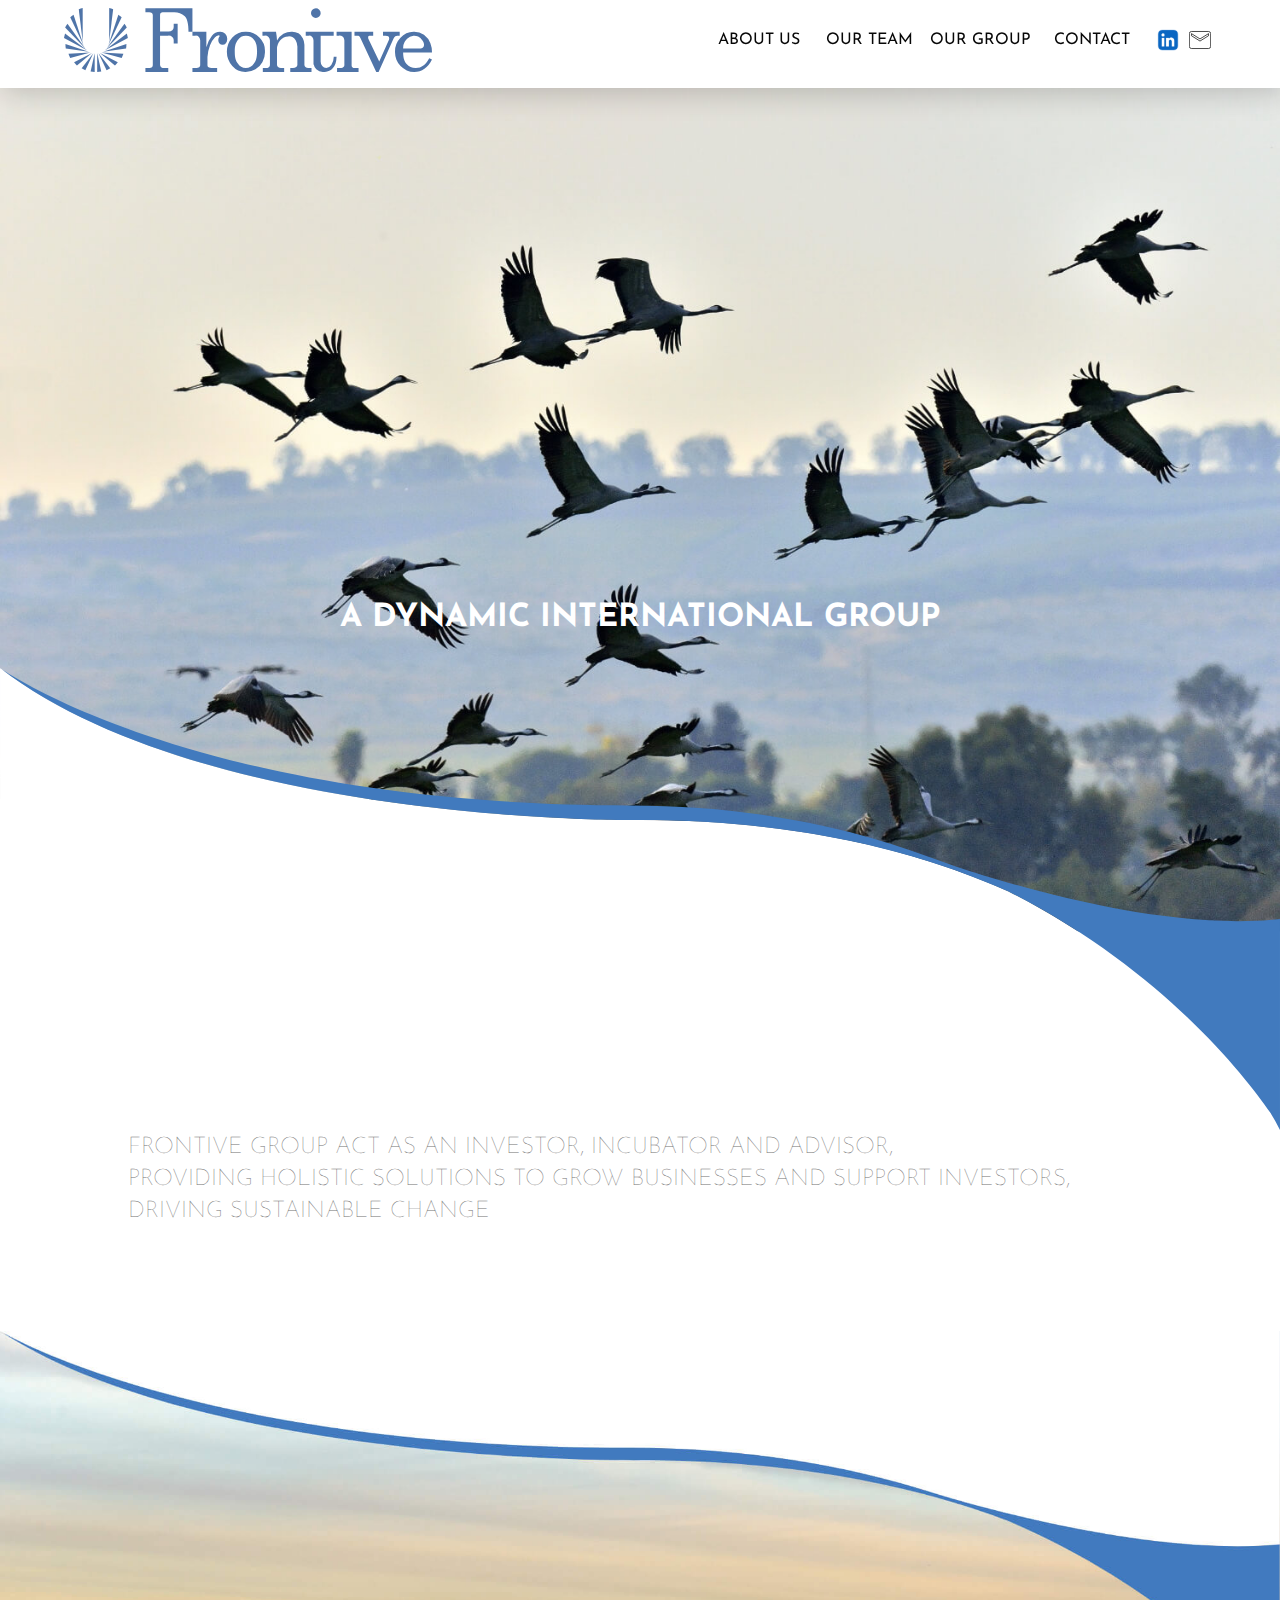
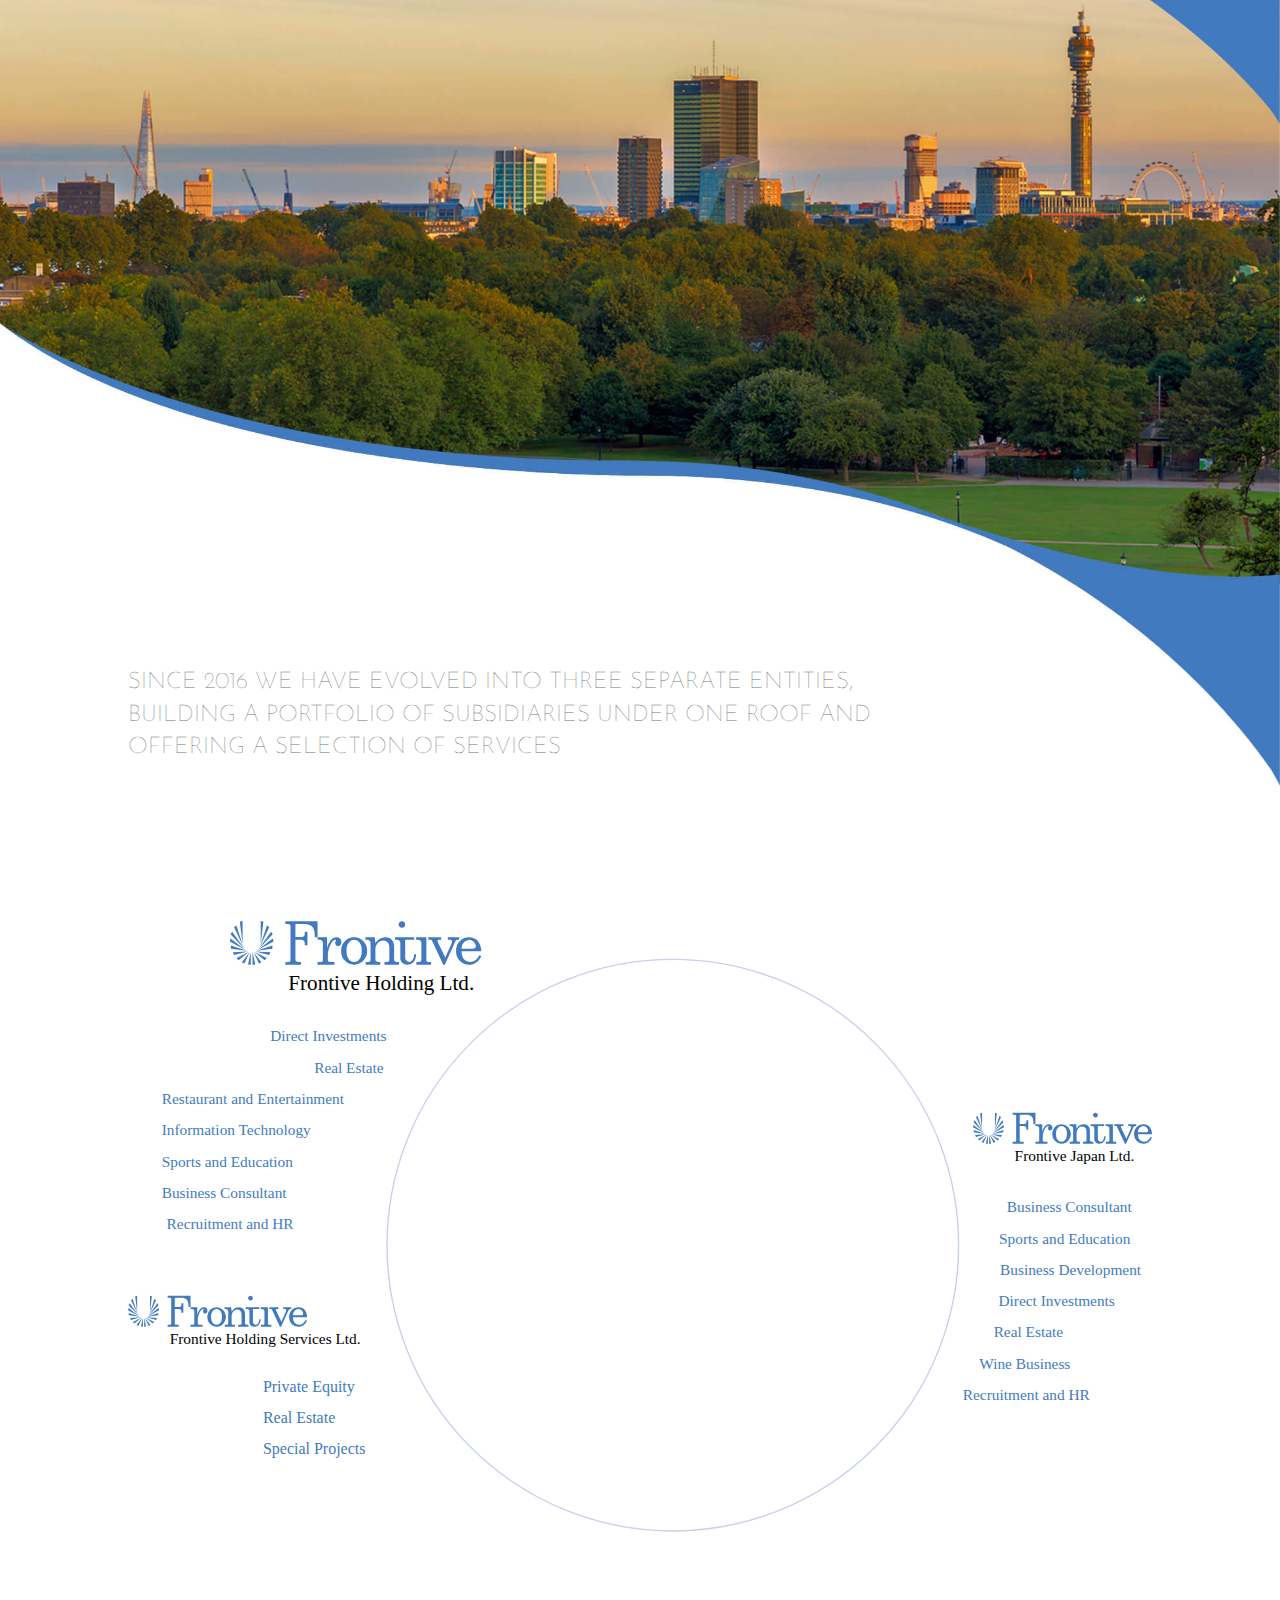
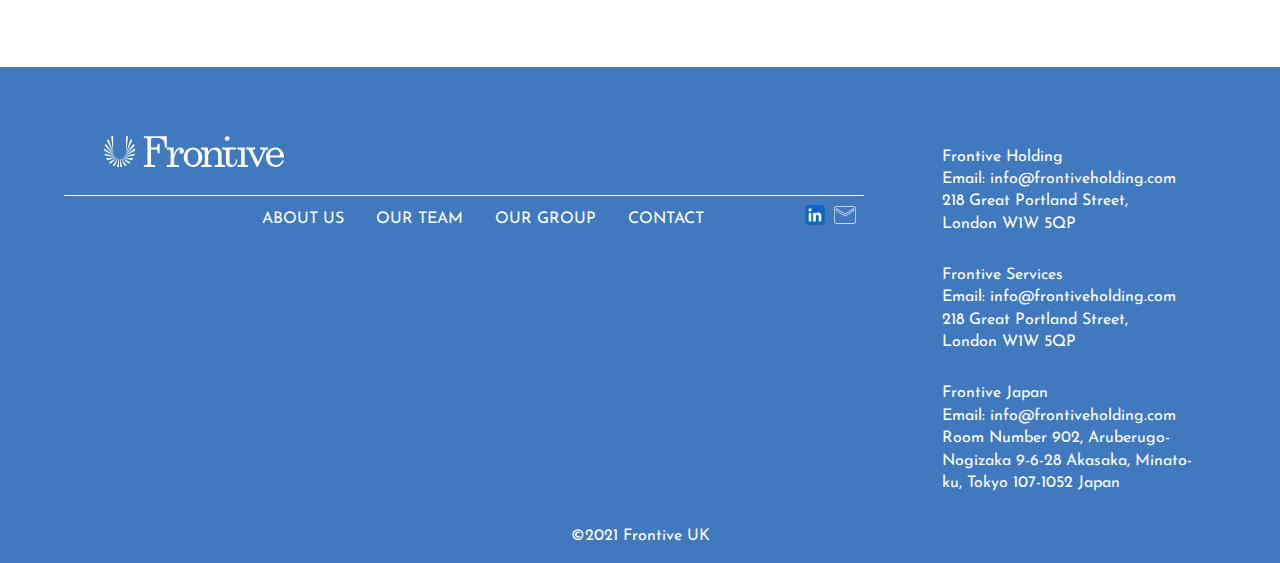
<file: index.html>
<!DOCTYPE html>
<html lang="en">
<head>
    <meta charset="UTF-8">
    <meta http-equiv="X-UA-Compatible" content="IE=edge">
    <meta name="viewport" content="width=device-width, initial-scale=1.0">
    <title>Frontive</title>
    <link rel="stylesheet" href="css/style.css">
</head>
<body>
    <header>
        <div class="header-item">
            <h1><img class="mainLogo" src="images/frontivelogomain.svg" alt="Frontive"></h1>
        <nav>
            <div id="menu">
                <ul class="nav-list">
                    <li class="mn"><a href="./about">ABOUT US</a></li>
                    <li class="mn"><a href="./ourteam">OUR TEAM</a></li>
                    <li class="mn groupMenu">
                        <a href="./ourgroup">OUR GROUP</a>
                        <ul class="groupList">
                            <li><a href="./frontiveholdings">Frontive Holdings</a></li>
                            <li><a href="./frontiveservices">Frontive Services</a></li>
                            <li><a href="./frontivejapan">Frontive Japan</a></li>
                        </ul>
                    </li>
                    <li class="mn"><a href="./contact">CONTACT</a></li>
                    <li class="mn socialIconList"><a href="https://www.linkedin.com/company/frontive-services" target="blank"><img class="socialIcon" src="images/in_logo.png" alt="linkedin"></a> <a href="mailto:info@frontiveholding.com"><img class="socialIcon" src="images/Icon material-mail-1.svg" alt=""></a></li>
                </ul>
            </div>
        </nav>
        <div id="nav_toggle">
            <div>
              <span></span>
              <span></span>
              <span></span>
            </div>
          </div>
    </div>
    </header>
    <main>
        <section class="hero">
            <div class="heroImg">
                <img src="images/img02.jpg" alt="">
            </div>
            <div class="heroText">
                <h1>A DYNAMIC INTERNATIONAL GROUP</h1>
            </div>
            <div class="heroSvg">
                <img src="images/frontivesvg.svg" alt="">
            </div>
        </section>
        <section class="intro">
            <div class="inner">
                <p class="introText">
                    FRONTIVE GROUP ACT AS AN INVESTOR, INCUBATOR AND ADVISOR,<br>
                    PROVIDING HOLISTIC SOLUTIONS TO GROW BUSINESSES AND SUPPORT INVESTORS,<br>
                    DRIVING SUSTAINABLE CHANGE
                </p>
            </div>
            <div class="introImg">
                <img src="images/img04.jpg" alt="">
            </div>
            <div class="inner introText2">
                <p class="introText">
                    SINCE 2016 WE HAVE EVOLVED INTO THREE SEPARATE ENTITIES,<br>
                    BUILDING A PORTFOLIO OF SUBSIDIARIES UNDER ONE ROOF AND<br>
                    OFFERING A SELECTION OF SERVICES
                </p>
            </div>
        </section>
        <section class="group">
            <div class="inner">
                <div class="groupSvg">
                    <svg xmlns="http://www.w3.org/2000/svg" width="1600.15" viewBox="0 0 1600.15 954.264"><defs><style>.a,.b{fill:#427bbf;font-family:GillSans, Gill Sans;}.a{font-size:25px;}.b,.e{font-size:24px;}.c{fill:none;stroke:#c7d1eb;stroke-miterlimit:10;stroke-width:2.126px;}.d{fill:#417abe;}.e,.f{font-family:GillSans-Light, Gill Sans;font-weight:300;}.f{font-size:33px;}</style></defs><g transform="translate(-106.27 -245.27)"><g transform="translate(317.061 958.426)"><text class="a" transform="translate(0 23)"><tspan x="0" y="0">Private Equity </tspan><tspan x="0" y="48">Real Estate </tspan><tspan x="0" y="96">Special Projects</tspan></text></g><text class="b" transform="translate(328.534 433.389)"><tspan x="0" y="0">Direct Investments</tspan></text><text class="b" transform="translate(397.164 482.287)"><tspan x="0" y="0">Real Estate</tspan></text><text class="b" transform="translate(158.897 531.185)"><tspan x="0" y="0">Restaurant and Entertainment</tspan></text><text class="b" transform="translate(158.897 580.083)"><tspan x="0" y="0">Information Technology</tspan></text><text class="b" transform="translate(158.897 628.981)"><tspan x="0" y="0">Sports and Education</tspan></text><text class="b" transform="translate(158.897 677.879)"><tspan x="0" y="0">Business Consultant</tspan></text><text class="b" transform="translate(166.592 726.777)"><tspan x="0" y="0">Recruitment and HR</tspan></text><circle class="c" cx="446.593" cy="446.593" r="446.593" transform="translate(511.042 305.286)"/><g transform="translate(1426.669 544.757)"><g transform="translate(0)"><g transform="translate(61.869 0.231)"><path class="d" d="M704.081,381.006a5.353,5.353,0,0,0-3.963-1.518,7.61,7.61,0,0,0-6.151,3.14,24.181,24.181,0,0,0-4.246,8.7V379.488H679.143V382.5h2.239a3.419,3.419,0,0,1,2.7,1.029,4.651,4.651,0,0,1,.952,3.243v18.272a1.832,1.832,0,0,1-.772,1.467,3.66,3.66,0,0,1-2.316.618h-2.805v3.011H697.93v-3.011h-3.886a4.616,4.616,0,0,1-2.677-.592,2.009,2.009,0,0,1-.8-1.7v-6.022c0-2.368.643-4.993,1.956-8.956a14.2,14.2,0,0,1,3.629-6.022,4.743,4.743,0,0,1,3.037-1.57c.412,0,.618.154.618.489a3.662,3.662,0,0,1-.489,1,4.05,4.05,0,0,0-.515,2.033,3.845,3.845,0,0,0,.9,2.651,3.084,3.084,0,0,0,2.368.978,3.215,3.215,0,0,0,2.5-1.132,4.7,4.7,0,0,0,1-3.191A5.522,5.522,0,0,0,704.081,381.006Zm25.993,2.934a13.633,13.633,0,0,0-10.372-4.452,13.359,13.359,0,0,0-10.243,4.5,16.137,16.137,0,0,0,0,21.592,13.155,13.155,0,0,0,10.088,4.5,14.678,14.678,0,0,0,7.515-2.059,13.866,13.866,0,0,0,5.353-5.61,16.2,16.2,0,0,0-2.342-18.478Zm-4.195,19.791a7.277,7.277,0,0,1-6.2,3.371,7.044,7.044,0,0,1-6.022-3.371c-1.544-2.239-2.342-4.195-2.342-9.059,0-4.761.8-6.666,2.368-8.879a7.114,7.114,0,0,1,6.022-3.32,7.37,7.37,0,0,1,6.228,3.166c1.544,2.11,2.342,3.938,2.342,8.673C728.247,399.407,727.475,401.492,725.879,403.731ZM643.37,361.756v3.011h2.6a3.678,3.678,0,0,1,2.342.566,2.32,2.32,0,0,1,.669,1.853v37.343a2.586,2.586,0,0,1-.643,1.982,3.026,3.026,0,0,1-2.136.618H643.37v3.011h17.372v-3.011h-2.728a4.227,4.227,0,0,1-2.7-.669,2.916,2.916,0,0,1-.772-2.316V382.5h6.1a4.566,4.566,0,0,1,3.243.952,3.492,3.492,0,0,1,1.029,2.7v2.239h3.011V373.517h-3.011v2.239a3.419,3.419,0,0,1-1.029,2.7,4.651,4.651,0,0,1-3.243.952h-6.074V366.9a2.311,2.311,0,0,1,.515-1.621,2.214,2.214,0,0,1,1.673-.54H664.5c3.835,0,6.794,1,8.853,3.037,1.8,1.75,2.805,5.842,2.805,11.658h3.011V361.73h-35.8Zm157.323,44.677a1.932,1.932,0,0,1-.515-1.544V379.462H788.751v3.011h1.75a4.519,4.519,0,0,1,3.011.875c.052.051.1.077.129.1s.052.077.1.1a4.819,4.819,0,0,1,.9,3.191v17.577a2.421,2.421,0,0,1-2.779,2.728h-2.78v3.011h16.368v-3.011H802.6A2.517,2.517,0,0,1,800.693,406.433Zm58.472-6.743c-2.6,4.864-5.791,7.412-10.063,7.412a8.951,8.951,0,0,1-7.155-3.14c-1.621-1.93-2.5-4.041-2.625-8.7h21.927a18.465,18.465,0,0,0-1.209-6.923,13.649,13.649,0,0,0-4.864-6.563,13.016,13.016,0,0,0-7.695-2.291,13.154,13.154,0,0,0-10.191,4.581,15.052,15.052,0,0,0-4.143,11.144,14.763,14.763,0,0,0,14.541,14.9c6.022,0,10.372-3.32,13.563-9.522Zm-19.765-8.8a8.026,8.026,0,0,1,.875-3.268,11.991,11.991,0,0,1,1.107-1.7,13.388,13.388,0,0,1,.978-1.132,7.781,7.781,0,0,1,4.787-2.291,6.963,6.963,0,0,1,3.6.695,10.064,10.064,0,0,1,3.114,2.779,6.615,6.615,0,0,1,.927,1.6,4,4,0,0,1,.232,2.882,2.234,2.234,0,0,1-.875,1.132,3.593,3.593,0,0,1-1.57.618H839.3C839.3,392.227,839.4,390.966,839.4,390.889Zm-4.555-8.416h1.879v-3.011H824.035v3.011h1.956c1.827.026,2.754.335,2.754,2.188a2.916,2.916,0,0,1-.154.926l-7.386,16.6-8.132-16.908a3.273,3.273,0,0,1-.335-1.441c0-.592.206-1.364.824-1.364h3.011v-3.011H802.34v3.011h2.934c.721,0,1.158.875,1.6,1.827l12.044,25.787h1.776l11.221-25.067a5.565,5.565,0,0,1,1.493-2.033A2.938,2.938,0,0,1,834.844,382.473Zm-69.821,23.908a3.078,3.078,0,0,1-.746-2.368v-14.36a10.879,10.879,0,0,0-1.235-5.224,8.426,8.426,0,0,0-3.294-3.783,9.956,9.956,0,0,0-5.1-1.184,12.182,12.182,0,0,0-6.331,1.673,14.841,14.841,0,0,0-4.864,4.993,52.7,52.7,0,0,0-.8-6.666H732.364v3.011h1.57a4.306,4.306,0,0,1,3.063,1,3.88,3.88,0,0,1,1.055,2.985v18.35a2.071,2.071,0,0,1-.823,1.647,3.9,3.9,0,0,1-2.445.643h-2.136v3.011h16.214V407.1h-2.136a3.65,3.65,0,0,1-2.522-.695,3.079,3.079,0,0,1-.772-2.368V393.257a10.184,10.184,0,0,1,2.471-7.18,7.71,7.71,0,0,1,6.151-2.985,6.113,6.113,0,0,1,5.559,2.934c.875,1.364,1.313,2.934,1.313,5.791v12.559a2.482,2.482,0,0,1-.849,2.059,4.879,4.879,0,0,1-3.011.695h-1.544v3.011h16.136v-3.011h-2.162A3.581,3.581,0,0,1,765.023,406.382Zm19.688-1.518a4.869,4.869,0,0,1-3.783,2.213,4.078,4.078,0,0,1-3.063-1.518,5.738,5.738,0,0,1-1.209-3.912v-19.2h9.882v-3.011H765.255v3.011h2.239a3.419,3.419,0,0,1,2.7,1.029,4.652,4.652,0,0,1,.952,3.243v18.272l.154-.8a6.845,6.845,0,0,0,1.982,3.783,8.124,8.124,0,0,0,5.945,2.085,8.423,8.423,0,0,0,6.691-2.96c1.724-1.982,2.651-4.53,2.78-8.622h-2.162C786.358,401.7,785.766,403.5,784.711,404.863Zm-11.736-35.747a3.692,3.692,0,0,0,3.654-3.629,3.581,3.581,0,0,0-1.107-2.625,3.631,3.631,0,1,0-5.121,5.147A3.391,3.391,0,0,0,772.975,369.116Z" transform="translate(-643.37 -361.73)"/></g><path class="d" d="M623.682,363.61a26.923,26.923,0,0,0-2.522,2.007L631.3,386.8Z" transform="translate(-616.45 -358.54)"/><path class="d" d="M626.665,361.64a23.486,23.486,0,0,0-2.985.9l2.985,24.655Z" transform="translate(-612.485 -361.64)"/><path class="d" d="M620.128,369.19c-.309,1.107-.592,2.213-.8,3.371L636.8,381.9Z" transform="translate(-619.33 -349.76)"/><path class="d" d="M621.426,366.31a26.642,26.642,0,0,0-1.776,2.857l15.364,15.853Z" transform="translate(-618.827 -354.291)"/><path class="d" d="M619.74,372.25c.026,1.184.129,2.342.257,3.474l17.475,2.393Z" transform="translate(-618.685 -344.944)"/><path class="d" d="M622.3,381.914a28.825,28.825,0,0,0,2.188,2.471l11.4-9.445Z" transform="translate(-614.657 -340.712)"/><path class="d" d="M624.53,386.462a29.038,29.038,0,0,0,2.805,1.467l6.074-12.919Z" transform="translate(-611.147 -340.601)"/><path class="d" d="M620.65,375.742a34.13,34.13,0,0,0,1.313,3.166l15.364-4.118Z" transform="translate(-617.253 -340.947)"/><path class="d" d="M627.18,388.86a29.866,29.866,0,0,0,3.088.309V375.04Z" transform="translate(-606.977 -340.554)"/><path class="d" d="M640.038,363.61a26.939,26.939,0,0,1,2.522,2.007L632.42,386.8Z" transform="translate(-598.732 -358.54)"/><path class="d" d="M632.68,361.64a23.487,23.487,0,0,1,2.985.9L632.68,387.2Z" transform="translate(-598.323 -361.64)"/><path class="d" d="M648.077,369.19c.309,1.107.592,2.213.8,3.371L631.4,381.9Z" transform="translate(-600.337 -349.76)"/><path class="d" d="M645.489,366.31a26.661,26.661,0,0,1,1.776,2.857L631.9,385.02Z" transform="translate(-599.55 -354.291)"/><path class="d" d="M648.622,372.25c-.026,1.184-.129,2.342-.257,3.474l-17.474,2.393Z" transform="translate(-601.139 -344.944)"/><path class="d" d="M643.528,381.914a28.825,28.825,0,0,1-2.187,2.471l-11.4-9.445Z" transform="translate(-602.634 -340.712)"/><path class="d" d="M638.419,386.462a29.04,29.04,0,0,1-2.805,1.467L629.54,375.01Z" transform="translate(-603.264 -340.601)"/><path class="d" d="M647.067,375.742a34.163,34.163,0,0,1-1.312,3.166L630.39,374.79Z" transform="translate(-601.926 -340.947)"/><path class="d" d="M632.228,388.86a29.864,29.864,0,0,1-3.088.309V375.04Z" transform="translate(-603.893 -340.554)"/></g><g transform="translate(65.088 53.953)"><a href="../Frontive/frontivejapan"><text class="e" transform="translate(0 22)"><tspan x="0" y="0">Frontive Japan Ltd.</tspan></text></a></g></g><g transform="translate(106.27 830.733)"><g transform="translate(61.894 0.206)"><path class="d" d="M191.031,492.116a5.354,5.354,0,0,0-3.963-1.518,7.609,7.609,0,0,0-6.151,3.14,24.178,24.178,0,0,0-4.246,8.7V490.6H166.093v3.011h2.239a3.419,3.419,0,0,1,2.7,1.029,4.651,4.651,0,0,1,.952,3.243v18.272a1.832,1.832,0,0,1-.772,1.467,3.659,3.659,0,0,1-2.316.618h-2.805v3.011H184.88v-3.011h-3.912a4.616,4.616,0,0,1-2.676-.592,2.009,2.009,0,0,1-.8-1.7v-6.022c0-2.368.643-4.993,1.956-8.956a14.2,14.2,0,0,1,3.629-6.022,4.743,4.743,0,0,1,3.037-1.57c.412,0,.618.154.618.489a3.662,3.662,0,0,1-.489,1,4.05,4.05,0,0,0-.515,2.033,3.845,3.845,0,0,0,.9,2.651,3.084,3.084,0,0,0,2.368.978,3.215,3.215,0,0,0,2.5-1.132,4.7,4.7,0,0,0,1-3.191A5.509,5.509,0,0,0,191.031,492.116Zm-60.711-19.25v3.011h2.6a3.679,3.679,0,0,1,2.342.566,2.32,2.32,0,0,1,.669,1.853v37.343a2.586,2.586,0,0,1-.643,1.982,3.027,3.027,0,0,1-2.136.618H130.32v3.011h17.372v-3.011h-2.728a4.227,4.227,0,0,1-2.7-.669,2.916,2.916,0,0,1-.772-2.316V493.609h6.1a4.565,4.565,0,0,1,3.243.952,3.493,3.493,0,0,1,1.029,2.7V499.5h3.011V484.627h-3.011v2.239a3.42,3.42,0,0,1-1.029,2.7,4.651,4.651,0,0,1-3.243.952h-6.074V478.013a2.311,2.311,0,0,1,.515-1.621,2.253,2.253,0,0,1,1.673-.54h7.746c3.835,0,6.794,1,8.853,3.037,1.8,1.75,2.805,5.842,2.805,11.658h3.011V472.84h-35.8ZM217,495.05a13.633,13.633,0,0,0-10.372-4.452,13.359,13.359,0,0,0-10.243,4.5,16.137,16.137,0,0,0,0,21.592,13.155,13.155,0,0,0,10.088,4.5,14.678,14.678,0,0,0,7.515-2.059,13.867,13.867,0,0,0,5.353-5.61A16.2,16.2,0,0,0,217,495.05Zm-4.169,19.791a7.278,7.278,0,0,1-6.2,3.371,7.044,7.044,0,0,1-6.022-3.371c-1.544-2.239-2.342-4.195-2.342-9.059,0-4.761.8-6.666,2.368-8.879a7.114,7.114,0,0,1,6.022-3.32,7.37,7.37,0,0,1,6.228,3.166c1.544,2.11,2.342,3.938,2.342,8.673C215.2,510.543,214.4,512.6,212.829,514.841Zm74.814,2.728a1.932,1.932,0,0,1-.515-1.544V490.6H275.7v3.011h1.75a4.519,4.519,0,0,1,3.011.875c.052.051.1.077.129.1s.052.077.1.1a4.819,4.819,0,0,1,.9,3.191v17.578a2.421,2.421,0,0,1-2.779,2.728h-2.779V521.2H292.4v-3.011h-2.857A2.624,2.624,0,0,1,287.643,517.569Zm-35.7-.052a3.077,3.077,0,0,1-.746-2.368v-14.36a10.878,10.878,0,0,0-1.235-5.224,8.426,8.426,0,0,0-3.294-3.783,9.955,9.955,0,0,0-5.1-1.184,12.181,12.181,0,0,0-6.331,1.673,14.839,14.839,0,0,0-4.864,4.993,52.691,52.691,0,0,0-.8-6.666H219.289v3.011h1.57a4.305,4.305,0,0,1,3.063,1,3.881,3.881,0,0,1,1.055,2.985v18.35a2.071,2.071,0,0,1-.824,1.647,3.9,3.9,0,0,1-2.445.643h-2.136v3.011h16.214v-3.011h-2.136a3.65,3.65,0,0,1-2.522-.695,3.08,3.08,0,0,1-.772-2.368V504.392a10.184,10.184,0,0,1,2.471-7.18,7.709,7.709,0,0,1,6.151-2.985,6.112,6.112,0,0,1,5.559,2.934c.875,1.364,1.313,2.934,1.313,5.791V515.51a2.482,2.482,0,0,1-.849,2.059,4.879,4.879,0,0,1-3.011.695h-1.544v3.011H256.58v-3.011h-2.162A3.971,3.971,0,0,1,251.947,517.517Zm69.821-23.908h1.879V490.6H310.959v3.011h1.956c1.827.026,2.754.334,2.754,2.188a2.916,2.916,0,0,1-.154.927l-7.386,16.6L300,496.414a3.675,3.675,0,0,1-.335-1.441c0-.592.206-1.364.824-1.364H303.5V490.6H289.264v3.011H292.2c.721,0,1.158.875,1.6,1.827l12.044,25.787h1.776l11.221-25.067a5.566,5.566,0,0,1,1.493-2.033A2.509,2.509,0,0,1,321.768,493.609ZM346.114,510.8c-2.6,4.864-5.791,7.412-10.063,7.412a8.951,8.951,0,0,1-7.155-3.14c-1.621-1.93-2.5-4.041-2.625-8.7H348.2a18.463,18.463,0,0,0-1.21-6.923,13.65,13.65,0,0,0-4.864-6.563,13.016,13.016,0,0,0-7.7-2.29,13.154,13.154,0,0,0-10.191,4.581,15.052,15.052,0,0,0-4.143,11.144,14.763,14.763,0,0,0,14.541,14.9c6.022,0,10.372-3.32,13.563-9.522ZM326.349,502a8.027,8.027,0,0,1,.875-3.268,12,12,0,0,1,1.107-1.7,13.388,13.388,0,0,1,.978-1.132,7.781,7.781,0,0,1,4.787-2.291,6.963,6.963,0,0,1,3.6.695,10.061,10.061,0,0,1,3.114,2.779,6.621,6.621,0,0,1,.927,1.6,3.994,3.994,0,0,1,.232,2.882,2.234,2.234,0,0,1-.875,1.132,3.593,3.593,0,0,1-1.57.618h-13.28C326.246,503.363,326.349,502.1,326.349,502Zm-54.688,14a4.869,4.869,0,0,1-3.783,2.213,4.078,4.078,0,0,1-3.063-1.518,5.739,5.739,0,0,1-1.21-3.912v-19.2h9.908v-3.011H252.23v3.011h2.239a3.419,3.419,0,0,1,2.7,1.029,4.651,4.651,0,0,1,.952,3.243v18.272l.154-.8a6.845,6.845,0,0,0,1.982,3.783A8.124,8.124,0,0,0,266.2,521.2a8.423,8.423,0,0,0,6.691-2.96c1.724-1.982,2.651-4.53,2.779-8.622h-2.188C273.308,512.808,272.69,514.609,271.661,516Zm-11.736-35.773a3.692,3.692,0,0,0,3.654-3.629,3.582,3.582,0,0,0-1.107-2.625,3.631,3.631,0,1,0-5.121,5.147A3.39,3.39,0,0,0,259.925,480.226Z" transform="translate(-130.32 -472.84)"/></g><path class="d" d="M110.632,474.73a26.962,26.962,0,0,0-2.522,2.007l10.14,21.181Z" transform="translate(-103.375 -469.66)"/><path class="d" d="M113.615,472.76a23.526,23.526,0,0,0-2.985.9l2.985,24.655Z" transform="translate(-99.409 -472.76)"/><path class="d" d="M107.068,480.3c-.309,1.107-.592,2.213-.8,3.371l17.475,9.342Z" transform="translate(-106.27 -460.895)"/><path class="d" d="M108.376,477.42a26.631,26.631,0,0,0-1.776,2.857l15.364,15.853Z" transform="translate(-105.751 -465.427)"/><path class="d" d="M106.69,483.36c.026,1.184.129,2.342.257,3.474l17.475,2.393Z" transform="translate(-105.609 -456.08)"/><path class="d" d="M109.25,493.024a28.826,28.826,0,0,0,2.188,2.471l11.4-9.445Z" transform="translate(-101.581 -451.847)"/><path class="d" d="M111.48,497.572a29.056,29.056,0,0,0,2.805,1.467l6.074-12.919Z" transform="translate(-98.072 -451.737)"/><path class="d" d="M107.59,486.852a34.12,34.12,0,0,0,1.313,3.166l15.364-4.118Z" transform="translate(-104.193 -452.083)"/><path class="d" d="M114.13,499.97a29.849,29.849,0,0,0,3.088.309V486.15Z" transform="translate(-93.902 -451.69)"/><path class="d" d="M126.978,474.73a26.962,26.962,0,0,1,2.522,2.007l-10.14,21.181Z" transform="translate(-85.672 -469.66)"/><path class="d" d="M119.62,472.76a23.526,23.526,0,0,1,2.985.9l-2.985,24.655Z" transform="translate(-85.263 -472.76)"/><path class="d" d="M135.027,480.3c.309,1.107.592,2.213.8,3.371l-17.475,9.342Z" transform="translate(-87.261 -460.895)"/><path class="d" d="M132.428,477.42a26.631,26.631,0,0,1,1.776,2.857L118.84,496.13Z" transform="translate(-86.49 -465.427)"/><path class="d" d="M135.562,483.36c-.026,1.184-.129,2.342-.257,3.474l-17.475,2.393Z" transform="translate(-88.079 -456.08)"/><path class="d" d="M130.468,493.024a28.826,28.826,0,0,1-2.188,2.471l-11.4-9.445Z" transform="translate(-89.574 -451.847)"/><path class="d" d="M125.369,497.572a29.06,29.06,0,0,1-2.805,1.467L116.49,486.12Z" transform="translate(-90.188 -451.737)"/><path class="d" d="M134.017,486.852a34.128,34.128,0,0,1-1.313,3.166L117.34,485.9Z" transform="translate(-88.851 -452.083)"/><path class="d" d="M119.168,499.97a29.849,29.849,0,0,1-3.088.309V486.15Z" transform="translate(-90.833 -451.69)"/><g transform="translate(65.104 53.937)"><a href="../Frontive/frontiveservices"><text class="e" transform="translate(0 22)"><tspan x="0" y="0">Frontive Holding Services Ltd.</tspan></text></a></g></g><g transform="translate(265.343 245.27)"><g transform="translate(86.935 0.335)"><path class="d" d="M323.642,276.566a19.294,19.294,0,0,0-14.592-6.28,18.753,18.753,0,0,0-14.361,6.331c-3.886,4.221-5.842,8.441-5.842,15.21,0,6.743,1.93,10.938,5.816,15.158a18.48,18.48,0,0,0,14.155,6.331,20.249,20.249,0,0,0,10.526-2.882,19.813,19.813,0,0,0,7.541-7.875,20.444,20.444,0,0,0,2.651-10.758C329.535,284.982,327.554,280.761,323.642,276.566Zm-5.893,27.82a10.165,10.165,0,0,1-8.7,4.735,9.91,9.91,0,0,1-8.467-4.735c-2.188-3.166-3.294-5.893-3.294-12.714,0-6.717,1.107-9.368,3.32-12.456a9.97,9.97,0,0,1,8.441-4.658,10.346,10.346,0,0,1,8.75,4.452c2.188,2.96,3.294,5.533,3.294,12.173C321.094,298.313,319.961,301.221,317.748,304.386ZM201.86,245.426v4.221h3.654a5.335,5.335,0,0,1,3.294.772,3.255,3.255,0,0,1,.952,2.625v52.424a3.715,3.715,0,0,1-.9,2.779,4.3,4.3,0,0,1-3.011.849H201.86v4.221h24.4V309.1H222.4a5.8,5.8,0,0,1-3.809-.952,4.012,4.012,0,0,1-1.107-3.243V274.507h8.544c2.085,0,3.6.438,4.555,1.338a4.946,4.946,0,0,1,1.441,3.809v3.166h4.221V261.9h-4.221v3.165a4.946,4.946,0,0,1-1.441,3.809,6.64,6.64,0,0,1-4.555,1.338h-8.57V252.657a2.663,2.663,0,0,1,3.088-3.011H231.43q8.068,0,12.456,4.272c2.548,2.445,3.938,8.235,3.938,16.394h4.221V245.426H201.86Zm85.263,27.023a7.466,7.466,0,0,0-5.585-2.136,10.6,10.6,0,0,0-8.621,4.4,33.517,33.517,0,0,0-5.971,12.224V270.312H252.07v4.221h3.165a4.947,4.947,0,0,1,3.809,1.441,6.669,6.669,0,0,1,1.338,4.581v25.659a2.47,2.47,0,0,1-1.107,2.033,5.326,5.326,0,0,1-3.268.849H252.07v4.221h26.4V309.1h-5.456a6.485,6.485,0,0,1-3.757-.824,2.757,2.757,0,0,1-1.107-2.393v-8.441c0-3.346.927-7,2.754-12.585a19.545,19.545,0,0,1,5.1-8.441c1.6-1.467,3.011-2.213,4.272-2.213.592,0,.875.232.875.695a5.43,5.43,0,0,1-.695,1.415,5.77,5.77,0,0,0-.746,2.857,5.288,5.288,0,0,0,1.261,3.732,4.294,4.294,0,0,0,3.32,1.39,4.549,4.549,0,0,0,3.526-1.6,6.7,6.7,0,0,0,1.415-4.5A7.837,7.837,0,0,0,287.123,272.448Zm85.6,35.67a4.464,4.464,0,0,1-1.055-3.32V284.647a15.322,15.322,0,0,0-1.75-7.36,11.676,11.676,0,0,0-4.632-5.3,14.215,14.215,0,0,0-7.155-1.673,16.826,16.826,0,0,0-8.879,2.342,20.552,20.552,0,0,0-6.82,7.026,71.679,71.679,0,0,0-1.107-9.368H326.859v4.221h2.213a5.972,5.972,0,0,1,4.3,1.415,5.472,5.472,0,0,1,1.493,4.169v25.762a2.805,2.805,0,0,1-1.158,2.291,5.426,5.426,0,0,1-3.423.926H327.3v4.221h22.776V309.1h-2.985a5.278,5.278,0,0,1-3.552-.978,4.363,4.363,0,0,1-1.081-3.32V289.64a14.3,14.3,0,0,1,3.474-10.088,10.815,10.815,0,0,1,8.647-4.169,8.542,8.542,0,0,1,7.8,4.143c1.235,1.93,1.827,4.118,1.827,8.133v17.629a3.464,3.464,0,0,1-1.184,2.882c-.8.643-2.213.978-4.221.978h-2.162v4.221h22.673v-4.221h-3.037A5.357,5.357,0,0,1,372.72,308.118ZM504.976,298.7c-3.655,6.82-8.133,10.423-14.155,10.423a12.713,12.713,0,0,1-10.063-4.4c-2.291-2.7-3.526-5.662-3.68-12.225h30.806a25.574,25.574,0,0,0-1.7-9.728,19.382,19.382,0,0,0-6.846-9.239,18.288,18.288,0,0,0-10.783-3.217,18.547,18.547,0,0,0-14.309,6.46c-3.86,4.3-5.816,8.647-5.816,15.647a20.739,20.739,0,0,0,20.434,20.949c8.441,0,14.592-4.658,19.044-13.357Zm-27.769-12.353a10.959,10.959,0,0,1,1.235-4.581,18.056,18.056,0,0,1,1.544-2.393,13.186,13.186,0,0,1,1.39-1.57,11.029,11.029,0,0,1,6.743-3.217,9.9,9.9,0,0,1,5.07.978,13.829,13.829,0,0,1,4.375,3.912,9.3,9.3,0,0,1,1.313,2.239,5.84,5.84,0,0,1,.335,4.066,3.048,3.048,0,0,1-1.235,1.6,5.009,5.009,0,0,1-2.213.875H477.13C477.078,288.224,477.207,286.449,477.207,286.346ZM470.8,274.533h2.651v-4.221H455.64v4.221h2.728c2.574.051,3.86.463,3.86,3.063a3.778,3.778,0,0,1-.232,1.287l-10.372,23.342-11.4-23.754a4.78,4.78,0,0,1-.463-2.033c0-.824.283-1.9,1.184-1.9h4.221v-4.221h-20v4.221h4.118c1.029,0,1.621,1.235,2.239,2.574l16.934,36.236h2.471l15.75-35.206a7.674,7.674,0,0,1,2.085-2.857A3.438,3.438,0,0,1,470.8,274.533ZM422.827,308.2a2.779,2.779,0,0,1-.746-2.162V270.312H406.022v4.221h2.471a6.428,6.428,0,0,1,4.246,1.235c.051.051.129.1.18.154s.077.1.129.154a6.787,6.787,0,0,1,1.261,4.478v24.706a3.977,3.977,0,0,1-.952,2.882,3.876,3.876,0,0,1-2.96.978h-3.912v4.221h22.982v-4.221h-4.015A4.173,4.173,0,0,1,422.827,308.2Zm-22.442-2.213c-1.467,1.93-3.243,3.114-5.327,3.114a5.784,5.784,0,0,1-4.324-2.136,7.946,7.946,0,0,1-1.7-5.482V274.533h13.923v-4.221H373.08v4.221h3.166a4.946,4.946,0,0,1,3.809,1.441,6.669,6.669,0,0,1,1.338,4.581v25.659l.206-1.132a9.6,9.6,0,0,0,2.805,5.327c2.007,1.956,4.787,2.908,8.338,2.908a11.9,11.9,0,0,0,9.419-4.169c2.419-2.779,3.706-6.382,3.912-12.1h-3.114C402.7,301.5,401.853,304.052,400.386,305.982Zm-16.5-50.236a5.174,5.174,0,0,0-.051-10.346,4.867,4.867,0,0,0-3.577,1.57,4.993,4.993,0,0,0-1.57,3.629,4.91,4.91,0,0,0,1.544,3.6A5.023,5.023,0,0,0,383.889,255.746Z" transform="translate(-201.86 -245.4)"/></g><path class="d" d="M174.212,248.04a41.473,41.473,0,0,0-3.552,2.805L184.892,280.6Z" transform="translate(-164.02 -240.911)"/><path class="d" d="M178.395,245.27a37.619,37.619,0,0,0-4.195,1.261l4.195,34.64Z" transform="translate(-158.45 -245.27)"/><path class="d" d="M169.212,255.87c-.437,1.544-.824,3.114-1.132,4.735l24.552,13.125Z" transform="translate(-168.08 -228.59)"/><path class="d" d="M171.036,251.83a45.561,45.561,0,0,0-2.5,4.015l21.592,22.287Z" transform="translate(-167.356 -234.947)"/><path class="d" d="M168.67,260.16c.051,1.647.18,3.268.36,4.864l24.552,3.371Z" transform="translate(-167.152 -221.839)"/><path class="d" d="M172.26,273.745c.978,1.21,2.007,2.368,3.063,3.449l16.033-13.254Z" transform="translate(-161.502 -215.891)"/><path class="d" d="M175.39,280.125a40.979,40.979,0,0,0,3.938,2.059l8.519-18.144Z" transform="translate(-156.577 -215.734)"/><path class="d" d="M169.94,265.084c.54,1.518,1.158,3.011,1.827,4.427l21.592-5.791Z" transform="translate(-165.153 -216.238)"/><path class="d" d="M179.12,283.511a34.16,34.16,0,0,0,4.324.412V264.08Z" transform="translate(-150.708 -215.671)"/><path class="d" d="M197.16,248.04a41.473,41.473,0,0,1,3.552,2.805L186.48,280.6Z" transform="translate(-139.126 -240.911)"/><path class="d" d="M186.83,245.27a37.617,37.617,0,0,1,4.195,1.261l-4.195,34.64Z" transform="translate(-138.575 -245.27)"/><path class="d" d="M208.47,255.87c.438,1.544.824,3.114,1.132,4.735L185.05,273.731Z" transform="translate(-141.376 -228.59)"/><path class="d" d="M204.826,251.83a45.561,45.561,0,0,1,2.5,4.015L185.73,278.132Z" transform="translate(-140.306 -234.947)"/><path class="d" d="M209.232,260.16c-.051,1.647-.18,3.268-.36,4.864L184.32,268.4Z" transform="translate(-142.525 -221.839)"/><path class="d" d="M202.076,273.745a43.681,43.681,0,0,1-3.063,3.449L182.98,263.94Z" transform="translate(-144.634 -215.891)"/><path class="d" d="M194.886,280.125a40.986,40.986,0,0,1-3.938,2.059L182.43,264.04Z" transform="translate(-145.499 -215.734)"/><path class="d" d="M207.05,265.084c-.54,1.518-1.158,3.011-1.827,4.427L183.63,263.72Z" transform="translate(-143.611 -216.238)"/><path class="d" d="M186.194,283.511a34.161,34.161,0,0,1-4.324.412V264.08Z" transform="translate(-146.38 -215.671)"/><g transform="translate(91.449 77.434)"><a href="../Frontive/frontiveholdings"><text class="f" transform="translate(0 30)"><tspan x="0" y="0">Frontive Holding Ltd.</tspan></text></a></g></g><g transform="translate(1410.818 678.359)"><g transform="translate(0)"><text class="b" transform="translate(68.799 22)"><tspan x="0" y="0">Business Consultant </tspan></text><text class="b" transform="translate(56.673 70.898)"><tspan x="0" y="0">Sports and Education </tspan></text><text class="b" transform="translate(58.14 119.796)"><tspan x="0" y="0">Business Development</tspan></text><text class="b" transform="translate(55.768 168.694)"><tspan x="0" y="0">Direct Investments </tspan></text><text class="b" transform="translate(48.14 217.592)"><tspan x="0" y="0">Real Estate </tspan></text><text class="b" transform="translate(25.769 266.49)"><tspan x="0" y="0">Wine Business </tspan></text><text class="b" transform="translate(0 315.388)"><tspan x="0" y="0">Recruitment and HR</tspan></text></g></g></g></svg>
                </div>
            </div>
        </section>
    </main>
    <footer>
        <div class="inner">
            <div class="footerListItem">
                <div class="footerItem">
                    <div class="footerLogo">
                        <div class="logo">
                            <a href="/"><img src="images/frontivelogomainwhite.svg" alt="Frontive"></a>
                        </div>
                    </div>
                    <div class="footerItemBox">
                        <ul>
                            <li><a href="./about">ABOUT US</a></li>
                            <li><a href="./ourteam">OUR TEAM</a></li>
                            <li><a href="./ourgroup">OUR GROUP</a></li>
                            <li><a href="./contact">CONTACT</a></li>
                        </ul>
                        <ul>
                            <li><a href="https://www.linkedin.com/company/frontive-services" target="blank"><img class="socialIcon" src="images/in_logo.png" alt="linkedin"></a></li>
                            <li><a href="mailto:info@frontiveholding.com"><img class="socialIcon" src="images/Icon material-mail.svg" alt=""></a></li>
                        </ul>
                    </div>
                </div>
                <div class="footerItem">
                    <div class="footerAddress">
                        Frontive Holding<br>
                        Email: info@frontiveholding.com<br>
                        218 Great Portland Street,<br>
                        London W1W 5QP
                    </div>
                    <div class="footerAddress">
                        Frontive Services<br>
                        Email: info@frontiveholding.com 218 Great Portland Street,<br>
                        London W1W 5QP
                    </div>
                    <div class="footerAddress">
                        Frontive Japan<br>
                        Email: info@frontiveholding.com<br>
                        Room Number 902, Aruberugo-Nogizaka 9-6-28 Akasaka, Minato-ku, Tokyo 107-1052 Japan
                    </div>
                </div>
            </div>
            <p class="copyright">©2021 Frontive UK</p>
        </div>
    </footer>
    <script type="text/javascript" src="index.js"></script>
</body>
</html>

<!-- 
    classの命名方法 
    class="hero__img"
    class="heroImg"
-->
</file>
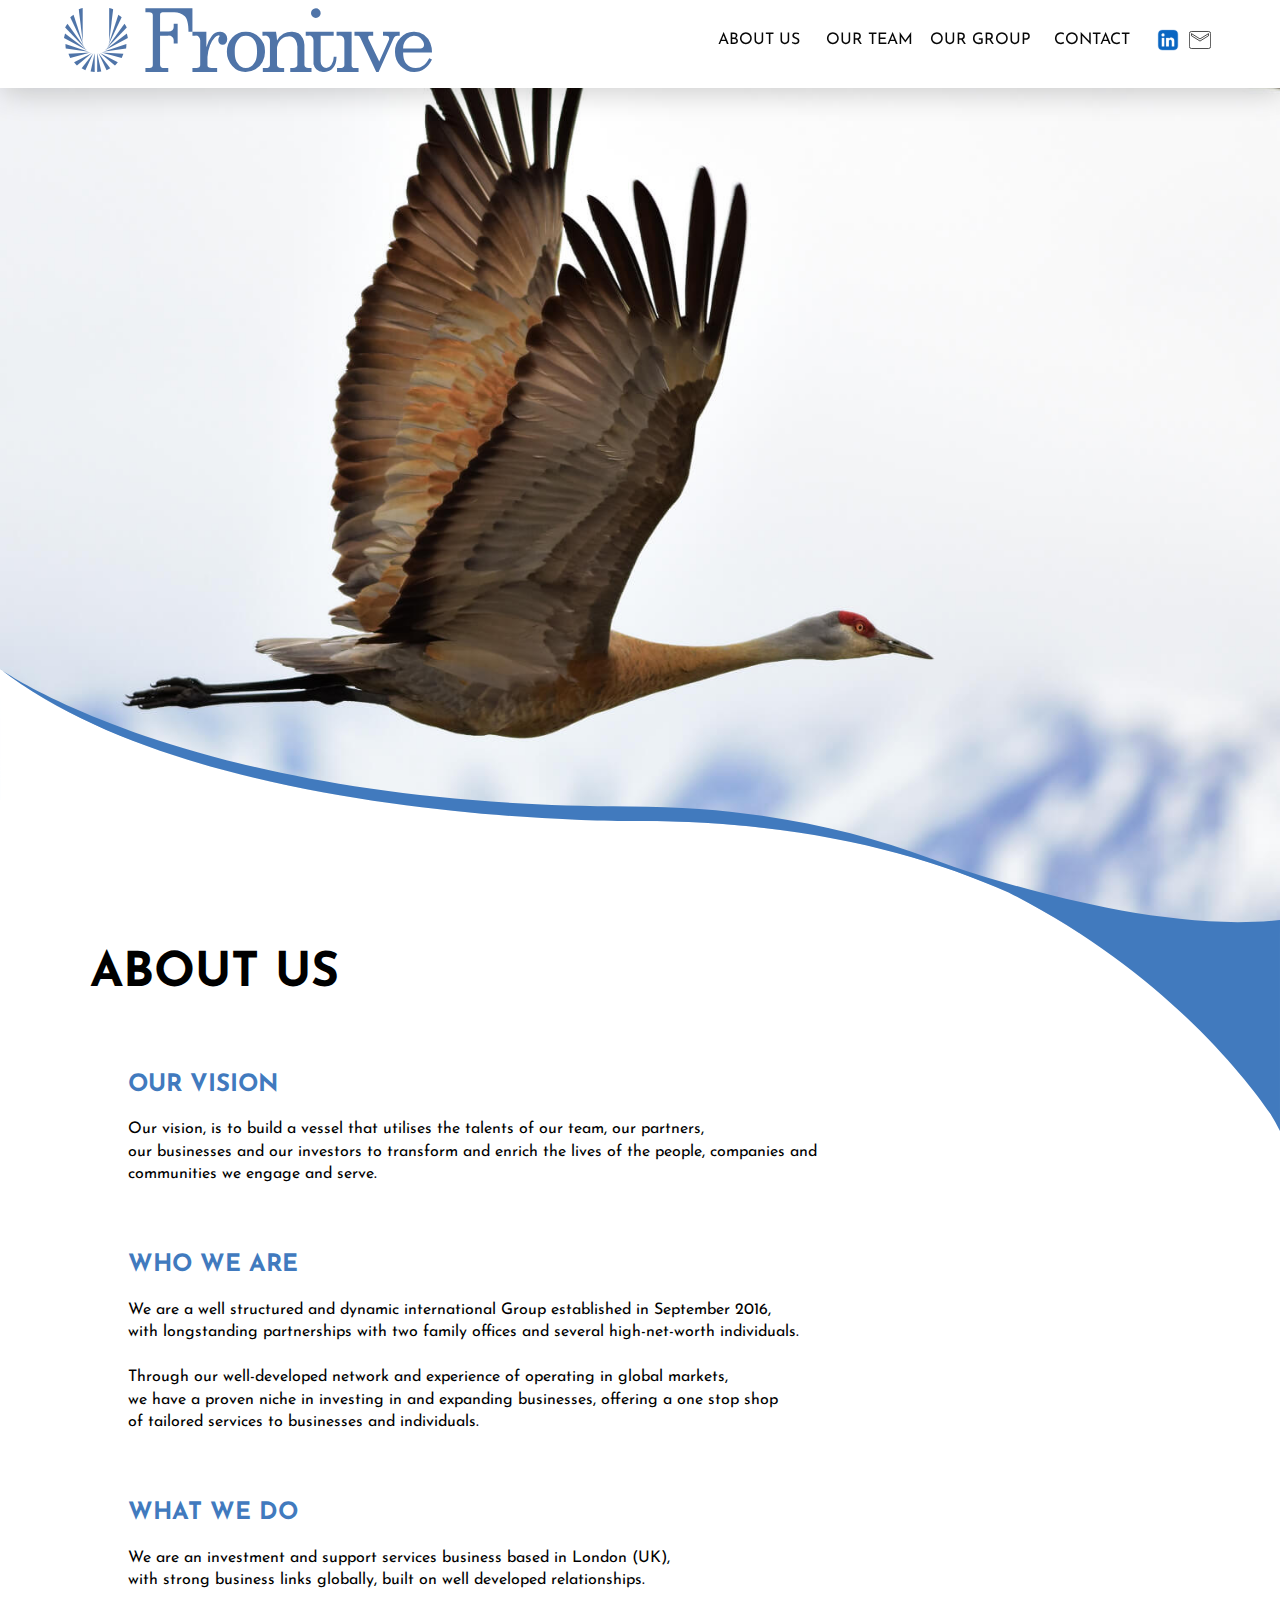
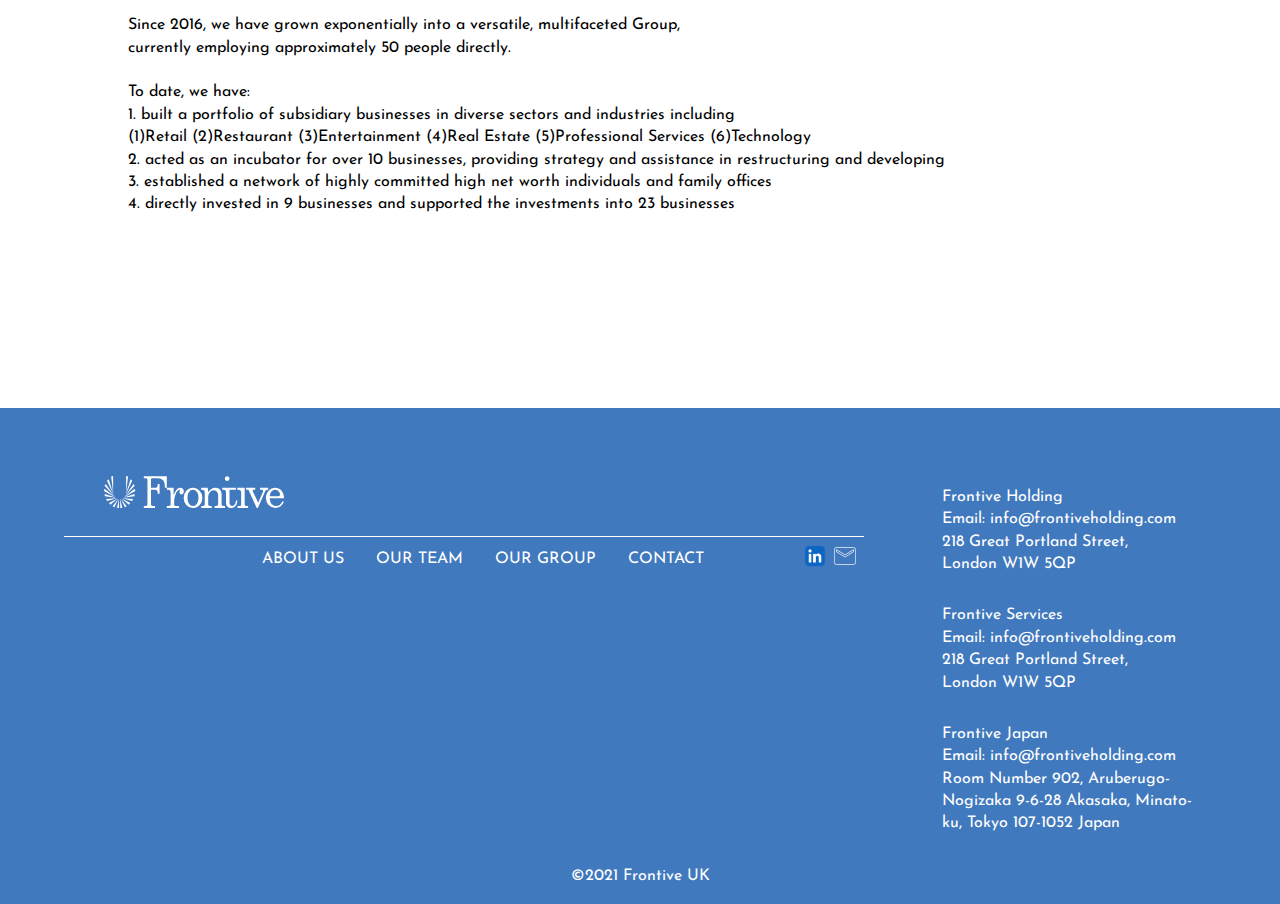
<file: about/index.html>
<!DOCTYPE html>
<html lang="en">
<head>
    <meta charset="UTF-8">
    <meta http-equiv="X-UA-Compatible" content="IE=edge">
    <meta name="viewport" content="width=device-width, initial-scale=1.0">
    <title>Frontive</title>
    <link rel="stylesheet" href="../css/style.css">
</head>
<body>
    <header>
        <div class="header-item">
            <h1><img class="mainLogo" src="../images/frontivelogomain.svg" alt="Frontive"></h1>
        <nav>
            <div id="menu">
                <ul class="nav-list">
                    <li class="mn"><a href="../about">ABOUT US</a></li>
                    <li class="mn"><a href="../ourteam">OUR TEAM</a></li>
                    <li class="mn groupMenu">
                        <a href="../ourgroup">OUR GROUP</a>
                        <ul class="groupList">
                            <li><a href="../frontiveholdings">Frontive Holdings</a></li>
                            <li><a href="../frontiveservices">Frontive Services</a></li>
                            <li><a href="../frontivejapan">Frontive Japan</a></li>
                        </ul>
                    </li>
                    <li class="mn"><a href="../contact">CONTACT</a></li>
                    <li class="mn socialIconList"><a href="https://www.linkedin.com/company/frontive-services" target="blank"><img class="socialIcon" src="../images/in_logo.png" alt="linkedin"></a> <a href="mailto:info@frontiveholding.com"><img class="socialIcon" src="../images/Icon material-mail-1.svg" alt="mail"></a></li>
                </ul>
            </div>
        </nav>
        <div id="nav_toggle">
            <div>
              <span></span>
              <span></span>
              <span></span>
            </div>
          </div>
        </div>
    </header>
    <main>
        <section class="hero">
            <div class="heroImg">
                <img src="../images/img01.jpg" alt="">
            </div>
            <div class="heroSvg">
                <img src="../images/frontivesvg.svg" alt="">
            </div>
            <h1 class="pageTitleAb">ABOUT US</h1>
        </section>
        <section class="about details">
            <div class="inner">
                <div class="aboutText">
                <h2>OUR VISION</h2>
                    <p>
                        Our vision, is to build a vessel that utilises the talents of our team, our partners,<br>
                        our businesses and our investors to transform and enrich the lives of the people, companies and<br>
                        communities we engage and serve.
                    </p>
                </div>
                <div class="aboutText">
                    <h2>WHO WE ARE</h2>
                        <p>
                            We are a well structured and dynamic international Group established in September 2016,<br>
                            with longstanding partnerships with two family offices and several high-net-worth individuals.<br>
                            <br>
                            Through our well-developed network and experience of operating in global markets,<br>
                            we have a proven niche in investing in and expanding businesses, offering a one stop shop<br>
                            of tailored services to businesses and individuals.
                        </p>
                </div>
                <div class="aboutText">
                    <h2>WHAT WE DO</h2>
                        <p">
                            We are an investment and support services business based in London (UK),<br>
                            with strong business links globally, built on well developed relationships.<br>
                            <br>
                            Since 2016, we have grown exponentially into a versatile, multifaceted Group,<br>
                            currently employing approximately 50 people directly.<br>
                            <br>
                            To date, we have:<br>
                            1. built a portfolio of subsidiary businesses in diverse sectors and industries including<br>
                            (1)Retail (2)Restaurant (3)Entertainment (4)Real Estate (5)Professional Services (6)Technology<br>
                            2. acted as an incubator for over 10 businesses, providing strategy and assistance in restructuring and developing<br>
                            3. established a network of highly committed high net worth individuals and family offices<br>
                            4. directly invested in 9 businesses and supported the investments into 23 businesses
                        </p>
                </div>
            </div>
        </section>
    </main> 
    <footer>
        <div class="inner">
            <div class="footerListItem">
                <div class="footerItem">
                    <div class="footerLogo">
                        <div class="logo">
                            <img src="../images/frontivelogomainwhite.svg" alt="Frontive">
                        </div>
                    </div>
                    <div class="footerItemBox">
                        <ul>
                            <li><a href="../about">ABOUT US</a></li>
                            <li><a href="../ourteam">OUR TEAM</a></li>
                            <li><a href="../ourgroup">OUR GROUP</a></li>
                            <li><a href="../contact">CONTACT</a></li>
                        </ul>
                        <ul>
                            <li><a href="https://www.linkedin.com/company/frontive-services" target="blank"><img class="socialIcon" src="../images/in_logo.png" alt="linkedin"></a></li>
                            <li><a href="mailto:info@frontiveholding.com"><img class="socialIcon" src="../images/Icon material-mail.svg" alt="mail"></a></li>
                        </ul>
                    </div>
                </div>
                <div class="footerItem">
                    <div class="footerAddress">
                        Frontive Holding<br>
                        Email: info@frontiveholding.com<br>
                        218 Great Portland Street,<br>
                        London W1W 5QP
                    </div>
                    <div class="footerAddress">
                        Frontive Services<br>
                        Email: info@frontiveholding.com 218 Great Portland Street,<br>
                        London W1W 5QP
                    </div>
                    <div class="footerAddress">
                        Frontive Japan<br>
                        Email: info@frontiveholding.com<br>
                        Room Number 902, Aruberugo-Nogizaka 9-6-28 Akasaka, Minato-ku, Tokyo 107-1052 Japan
                    </div>
                </div>
            </div>
            <p class="copyright">©2021 Frontive UK</p>
        </div>
    </footer>
    <script type="text/javascript" src="../index.js"></script>
</body>
</html>
</file>
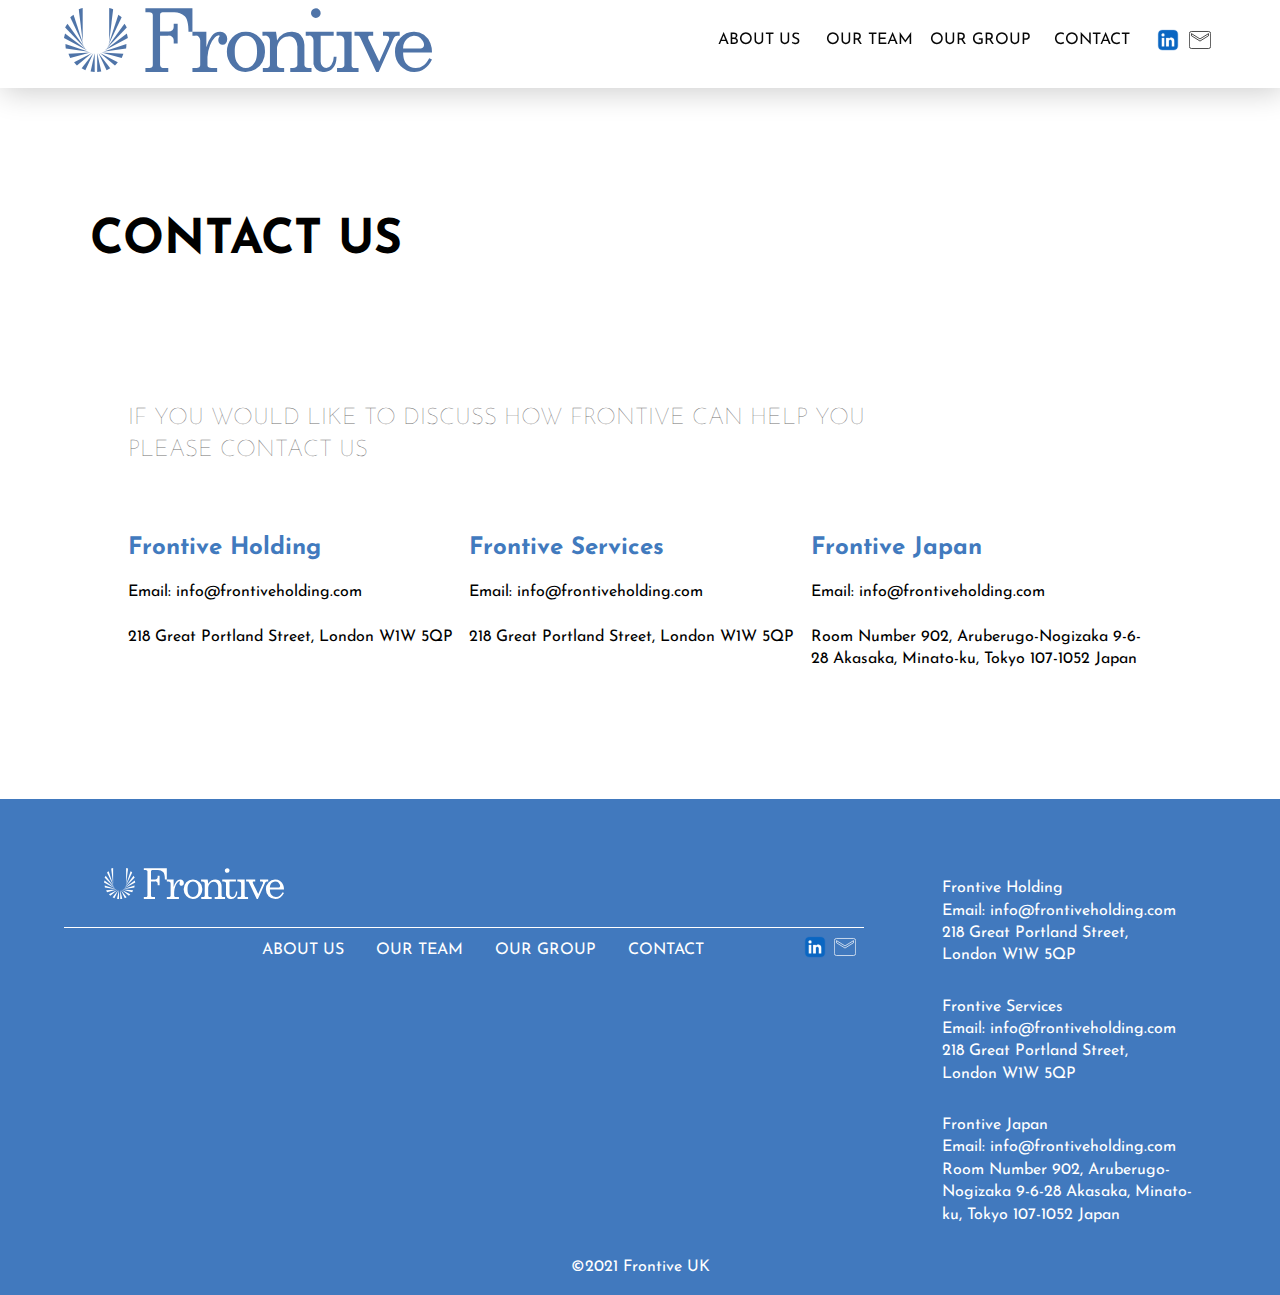
<file: contact/index.html>
<!DOCTYPE html>
<html lang="en">
<head>
    <meta charset="UTF-8">
    <meta http-equiv="X-UA-Compatible" content="IE=edge">
    <meta name="viewport" content="width=device-width, initial-scale=1.0">
    <title>Frontive</title>
    <link rel="stylesheet" href="../css/style.css">
</head>
<body>
    <header>
        <div class="header-item">
            <h1><img class="mainLogo" src="../images/frontivelogomain.svg" alt="Frontive"></h1>
        <nav>
            <div id="menu">
                <ul class="nav-list">
                    <li class="mn"><a href="../about">ABOUT US</a></li>
                    <li class="mn"><a href="../ourteam">OUR TEAM</a></li>
                    <li class="mn groupMenu">
                        <a href="../ourgroup">OUR GROUP</a>
                        <ul class="groupList">
                            <li><a href="../frontiveholdings">Frontive Holdings</a></li>
                            <li><a href="../frontiveservices">Frontive Services</a></li>
                            <li><a href="../frontivejapan">Frontive Japan</a></li>
                        </ul>
                    </li>
                    <li class="mn"><a href="../contact">CONTACT</a></li>
                    <li class="mn socialIconList"><a href="https://www.linkedin.com/company/frontive-services" target="blank"><img class="socialIcon" src="../images/in_logo.png" alt="linkedin"></a> <a href="mailto:info@frontiveholding.com"><img class="socialIcon" src="../images/Icon material-mail-1.svg" alt="mail"></a></li>
                </ul>
            </div>
        </nav>
        <div id="nav_toggle">
            <div>
              <span></span>
              <span></span>
              <span></span>
            </div>
          </div>
        </div>
    </header>
    <main>
        <h1 class="contactTitle">CONTACT US</h1>
        <section class="details">
            <div class="inner">
                <p class="contactIntro">
                    IF YOU WOULD LIKE TO DISCUSS HOW FRONTIVE CAN HELP YOU<br/>
                    PLEASE CONTACT US
                </p>
                <div class="contactList">
                    <div class="contactListItem">
                        <h2>Frontive Holding</h2>
                        <p>
                            Email: info@frontiveholding.com<br><br>
                            218 Great Portland Street, London W1W 5QP
                        </p>
                    </div>
                    <div class="contactListItem">
                        <h2>Frontive Services</h2>
                        <p>
                            Email: info@frontiveholding.com<br><br>
                            218 Great Portland Street, London W1W 5QP
                        </p>
                    </div>
                    <div class="contactListItem">
                        <h2>Frontive Japan</h2>
                        <p>
                            Email: info@frontiveholding.com<br><br>
                            Room Number 902, Aruberugo-Nogizaka 9-6-28 Akasaka, Minato-ku, Tokyo 107-1052 Japan
                        </p>
                    </div>
                    
                </div>
            </div>
        </section>
    </main>
    <footer>
        <div class="inner">
            <div class="footerListItem">
                <div class="footerItem">
                    <div class="footerLogo">
                        <div class="logo">
                            <img src="../images/frontivelogomainwhite.svg" alt="Frontive">
                        </div>
                    </div>
                    <div class="footerItemBox">
                        <ul>
                            <li><a href="../about">ABOUT US</a></li>
                            <li><a href="../ourteam">OUR TEAM</a></li>
                            <li><a href="../ourgroup">OUR GROUP</a></li>
                            <li><a href="../contact">CONTACT</a></li>
                        </ul>
                        <ul>
                            <li><a href="https://www.linkedin.com/company/frontive-services" target="blank"><img class="socialIcon" src="../images/in_logo.png" alt="linkedin"></a></li>
                            <li><a href="mailto:info@frontiveholding.com"><img class="socialIcon" src="../images/Icon material-mail.svg" alt="mail"></a></li>
                        </ul>
                    </div>
                </div>
                <div class="footerItem">
                    <div class="footerAddress">
                        Frontive Holding<br>
                        Email: info@frontiveholding.com<br>
                        218 Great Portland Street,<br>
                        London W1W 5QP
                    </div>
                    <div class="footerAddress">
                        Frontive Services<br>
                        Email: info@frontiveholding.com 218 Great Portland Street,<br>
                        London W1W 5QP
                    </div>
                    <div class="footerAddress">
                        Frontive Japan<br>
                        Email: info@frontiveholding.com<br>
                        Room Number 902, Aruberugo-Nogizaka 9-6-28 Akasaka, Minato-ku, Tokyo 107-1052 Japan
                    </div>
                </div>
            </div>
            <p class="copyright">©2021 Frontive UK</p>
        </div>
    </footer>
<script type="text/javascript" src="../index.js"></script>
</body>
</html>
</file>
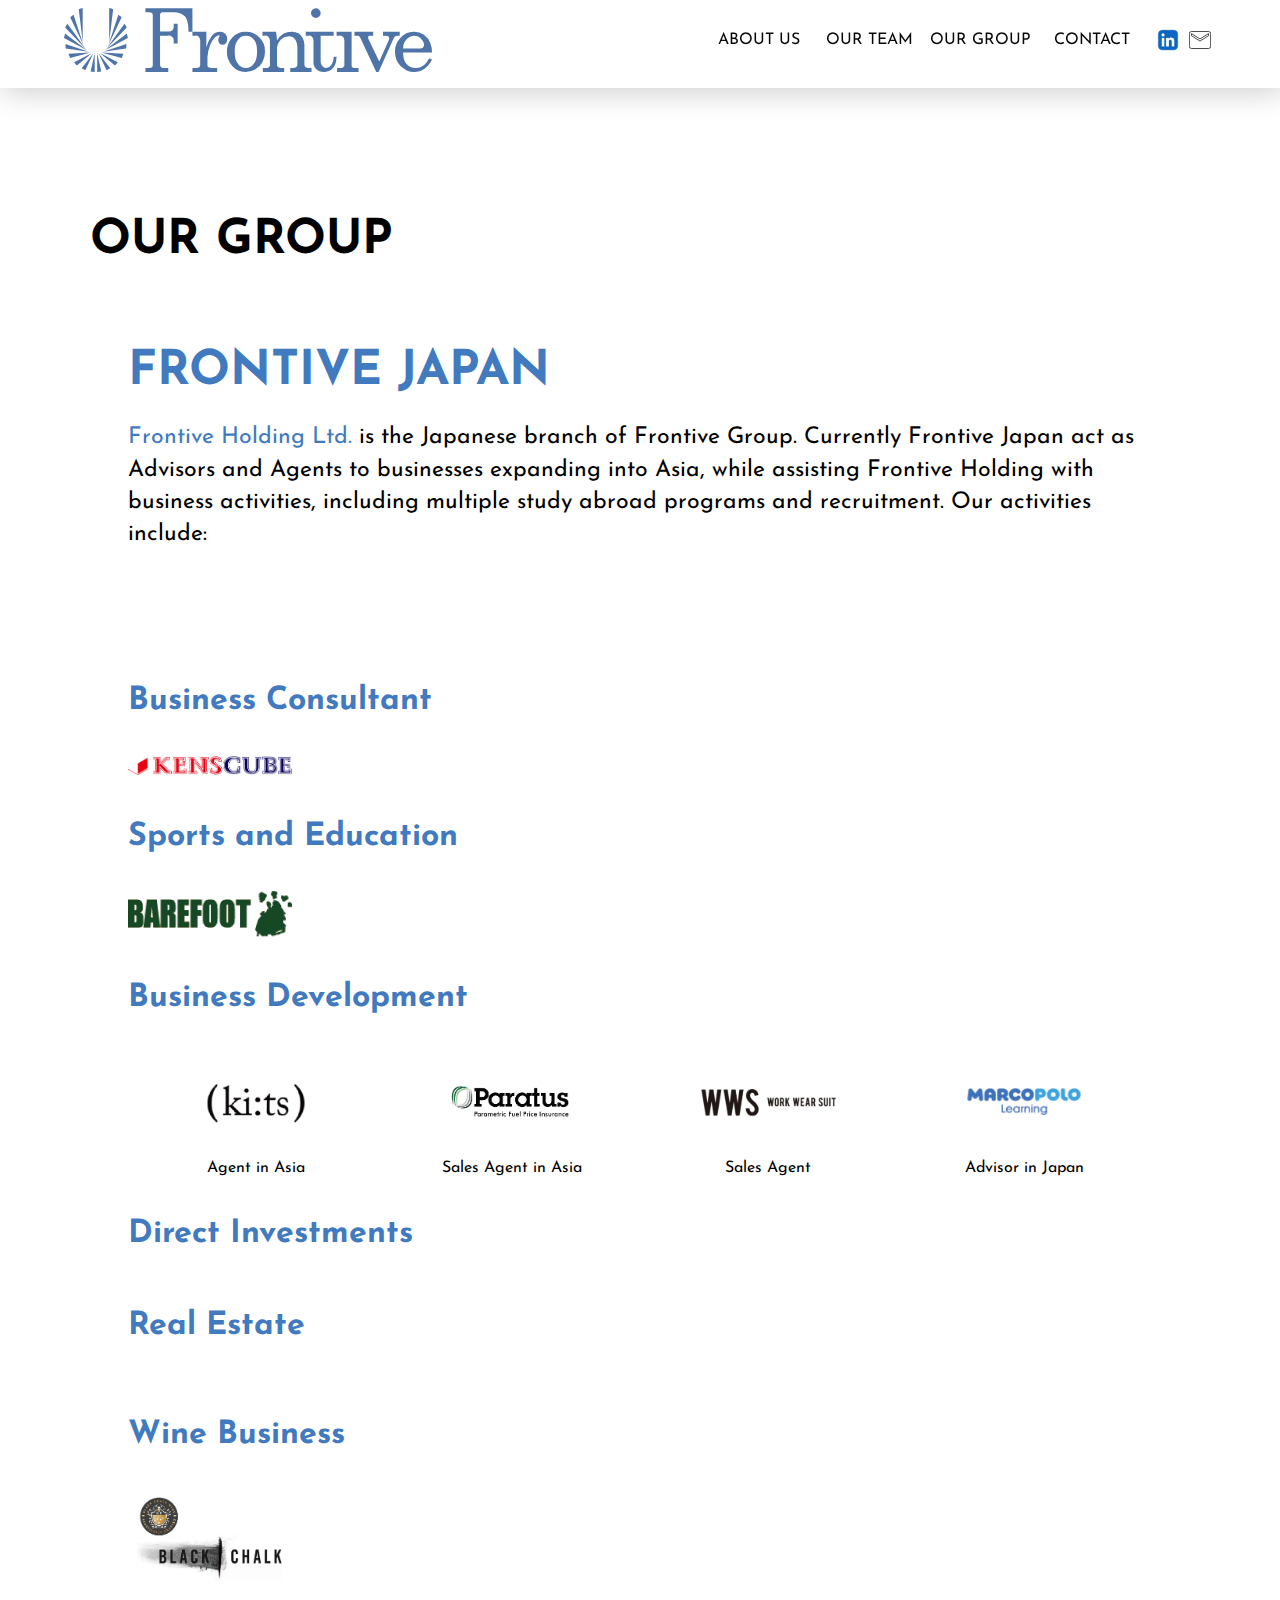
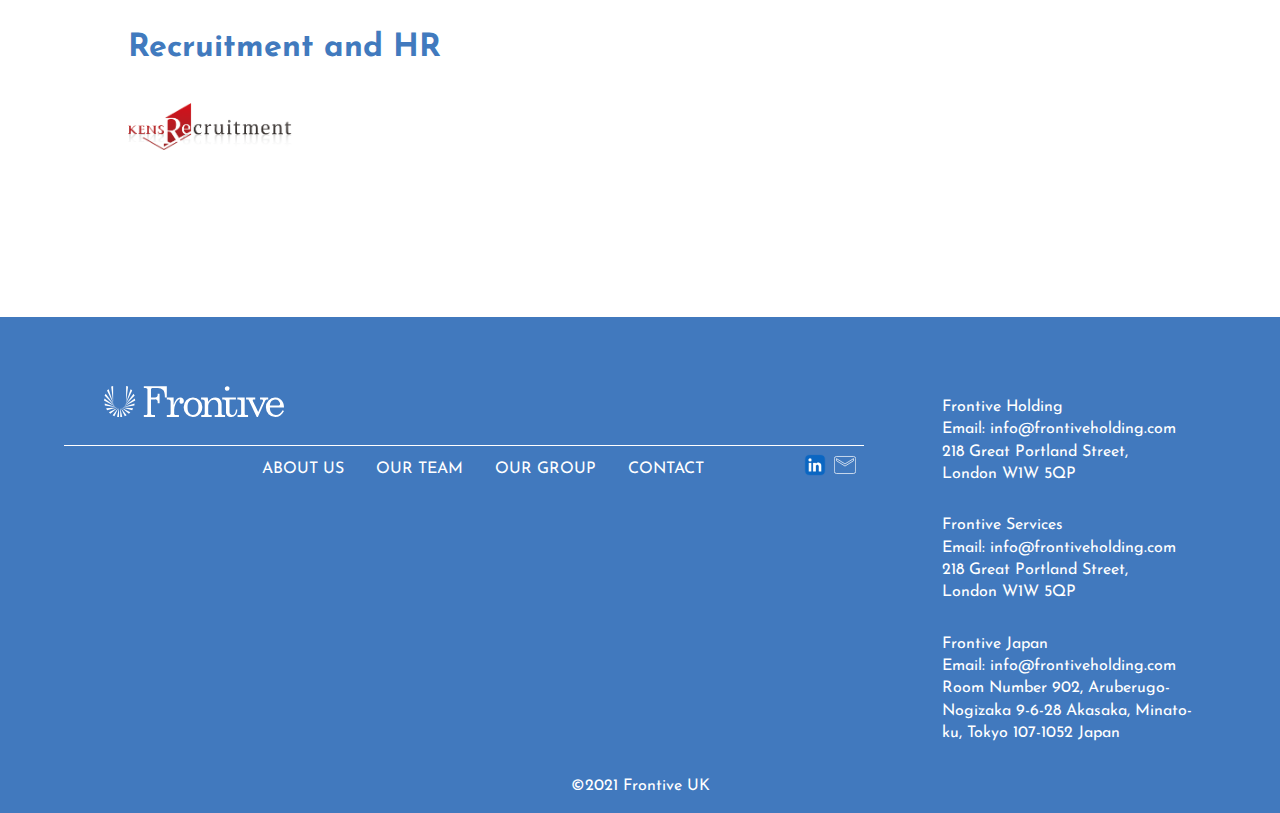
<file: frontivejapan/index.html>
<!DOCTYPE html>
<html lang="en">
<head>
    <meta charset="UTF-8">
    <meta http-equiv="X-UA-Compatible" content="IE=edge">
    <meta name="viewport" content="width=device-width, initial-scale=1.0">
    <title>Frontive</title>
    <link rel="stylesheet" href="../css/style.css">
</head>
<body>
    <header>
        <div class="header-item">
            <h1><img class="mainLogo" src="../images/frontivelogomain.svg" alt="Frontive"></h1>
        <nav>
            <div id="menu">
                <ul class="nav-list">
                    <li class="mn"><a href="../about">ABOUT US</a></li>
                    <li class="mn"><a href="../ourteam">OUR TEAM</a></li>
                    <li class="mn groupMenu">
                        <a href="../ourgroup">OUR GROUP</a>
                        <ul class="groupList">
                            <li><a href="../frontiveholdings">Frontive Holdings</a></li>
                            <li><a href="../frontiveservices">Frontive Services</a></li>
                            <li><a href="../frontivejapan">Frontive Japan</a></li>
                        </ul>
                    </li>
                    <li class="mn"><a href="../contact">CONTACT</a></li>
                    <li class="mn socialIconList"><a href="https://www.linkedin.com/company/frontive-services" target="blank"><img class="socialIcon" src="../images/in_logo.png" alt="linkedin"></a> <a href="mailto:info@frontiveholding.com"><img class="socialIcon" src="../images/Icon material-mail-1.svg" alt="mail"></a></li>
                </ul>
            </div>
        </nav>
        <div id="nav_toggle">
            <div>
              <span></span>
              <span></span>
              <span></span>
            </div>
          </div>
        </div>
    </header>
    <main>
        <section class="details">
            <div class="pageTitle">OUR GROUP</div>
            <div class="inner">
                <div class="groupIntro">
                    <h1>FRONTIVE JAPAN</h1>
                    <p><span class="blue">Frontive Holding Ltd.</span> is the Japanese branch of Frontive Group. Currently Frontive Japan act as Advisors and Agents to businesses expanding into Asia, while assisting Frontive Holding with business activities, including multiple study abroad programs and recruitment.
                        Our activities include:</p>
                </div>
                <div class="groupArea">
                    <h3>Business Consultant</h3>
                    <div class="areaList">
                        <a href="https://kenscube.com/"><img src="../images/kenscube.png" alt=""></a>
                    </div>
                    <h3>Sports and Education</h3>
                    <div class="areaList">
                        <a href="https://barefootuk.co.uk/"><img src="../images/barefoot.png" alt=""></a>
                    </div>
                    <h3>Business Development</h3>
                    <div class="areaList">
                        <div class="japanBusiness">
                            <a href="kits-london.com"><img src="../images/kits.png" alt=""></a>
                            <p>Agent in Asia</p>
                        </div>
                        <div class="japanBusiness">
                            <a href="https://www.paratusltd.com/home-one"><img src="../images/paratus.png" alt=""></a>
                            <p>Sales Agent in Asia</p>
                        </div>
                        <div class="japanBusiness">
                            <a href="https://www.workwearsuit.com/"><img src="../images/wws.png" alt=""></a>
                            <p>Sales Agent</p>
                        </div>
                        <div class="japanBusiness">
                            <a href="https://www.marcopololearning.com/"><img src="../images/marcopolo.png" alt=""></a>
                            <p>Advisor in Japan</p>
                        </div>
                    </div>
                    <h3 class="directInvestments">Direct Investments</h3>
                    <h3>Real Estate</h3>
                    <div class="areaList">
                        

                    </div>
                    <h3>Wine Business</h3>
                    <div class="areaList">
                        <a href="https://www.blackchalkwine.co.uk/"><img src="../images/blackchalk.png" alt=""></a>

                    </div>
                    <h3>Recruitment and HR</h3>
                    <div class="areaList">
                        <a href="https://kensrec.com/"><img src="../images/kensrecruitment.png" alt=""></a>

                    </div>
                </div>
            </div>
        </section>
    </main>
    <footer>
        <div class="inner">
            <div class="footerListItem">
                <div class="footerItem">
                    <div class="footerLogo">
                        <div class="logo">
                            <img src="../images/frontivelogomainwhite.svg" alt="Frontive">
                        </div>
                    </div>
                    <div class="footerItemBox">
                        <ul>
                            <li><a href="../about">ABOUT US</a></li>
                            <li><a href="../ourteam">OUR TEAM</a></li>
                            <li><a href="../ourgroup">OUR GROUP</a></li>
                            <li><a href="../contact">CONTACT</a></li>
                        </ul>
                        <ul>
                            <li><a href="https://www.linkedin.com/company/frontive-services" target="blank"><img class="socialIcon" src="../images/in_logo.png" alt="linkedin"></a></li>
                            <li><a href="mailto:info@frontiveholding.com"><img class="socialIcon" src="../images/Icon material-mail.svg" alt="mail"></a></li>
                        </ul>
                    </div>
                </div>
                <div class="footerItem">
                    <div class="footerAddress">
                        Frontive Holding<br>
                        Email: info@frontiveholding.com<br>
                        218 Great Portland Street,<br>
                        London W1W 5QP
                    </div>
                    <div class="footerAddress">
                        Frontive Services<br>
                        Email: info@frontiveholding.com 218 Great Portland Street,<br>
                        London W1W 5QP
                    </div>
                    <div class="footerAddress">
                        Frontive Japan<br>
                        Email: info@frontiveholding.com<br>
                        Room Number 902, Aruberugo-Nogizaka 9-6-28 Akasaka, Minato-ku, Tokyo 107-1052 Japan
                    </div>
                </div>
            </div>
            <p class="copyright">©2021 Frontive UK</p>
        </div>
    </footer>
    <script type="text/javascript" src="../index.js"></script>
</body>
</html>
</file>
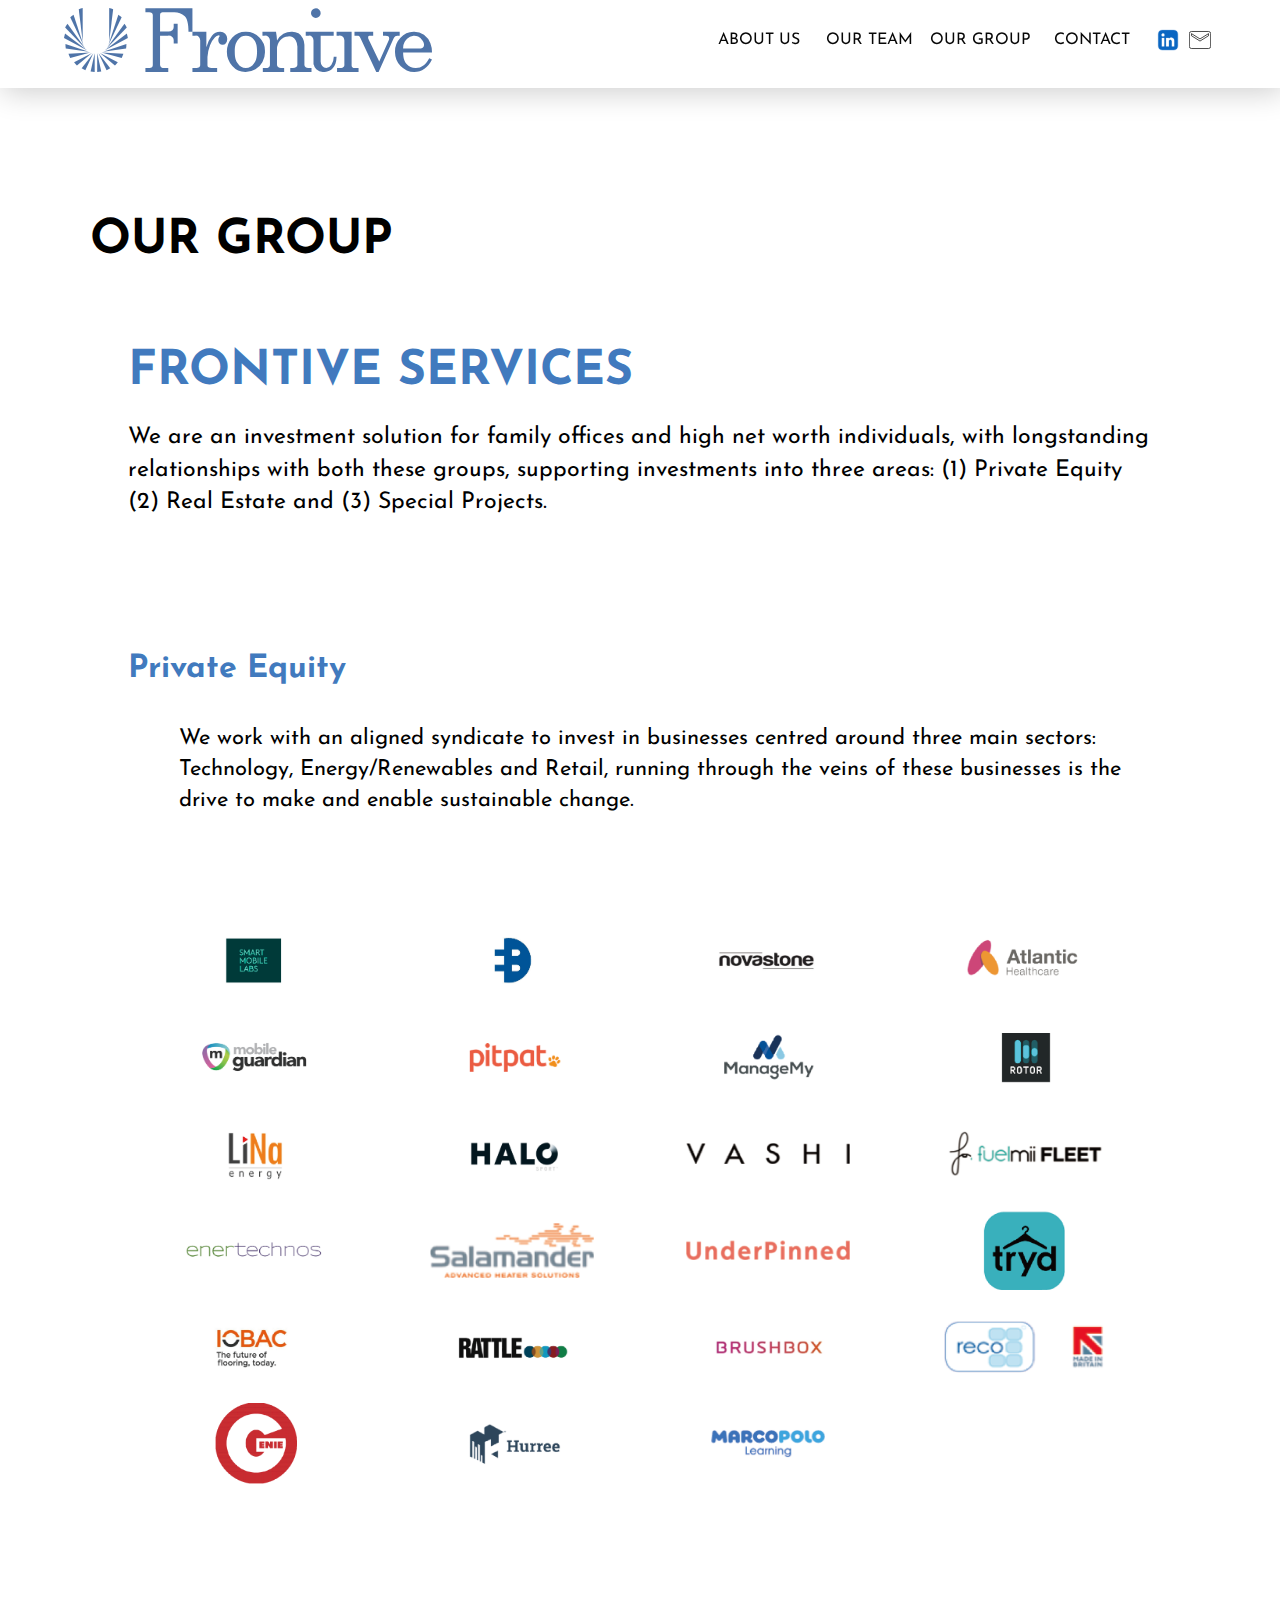
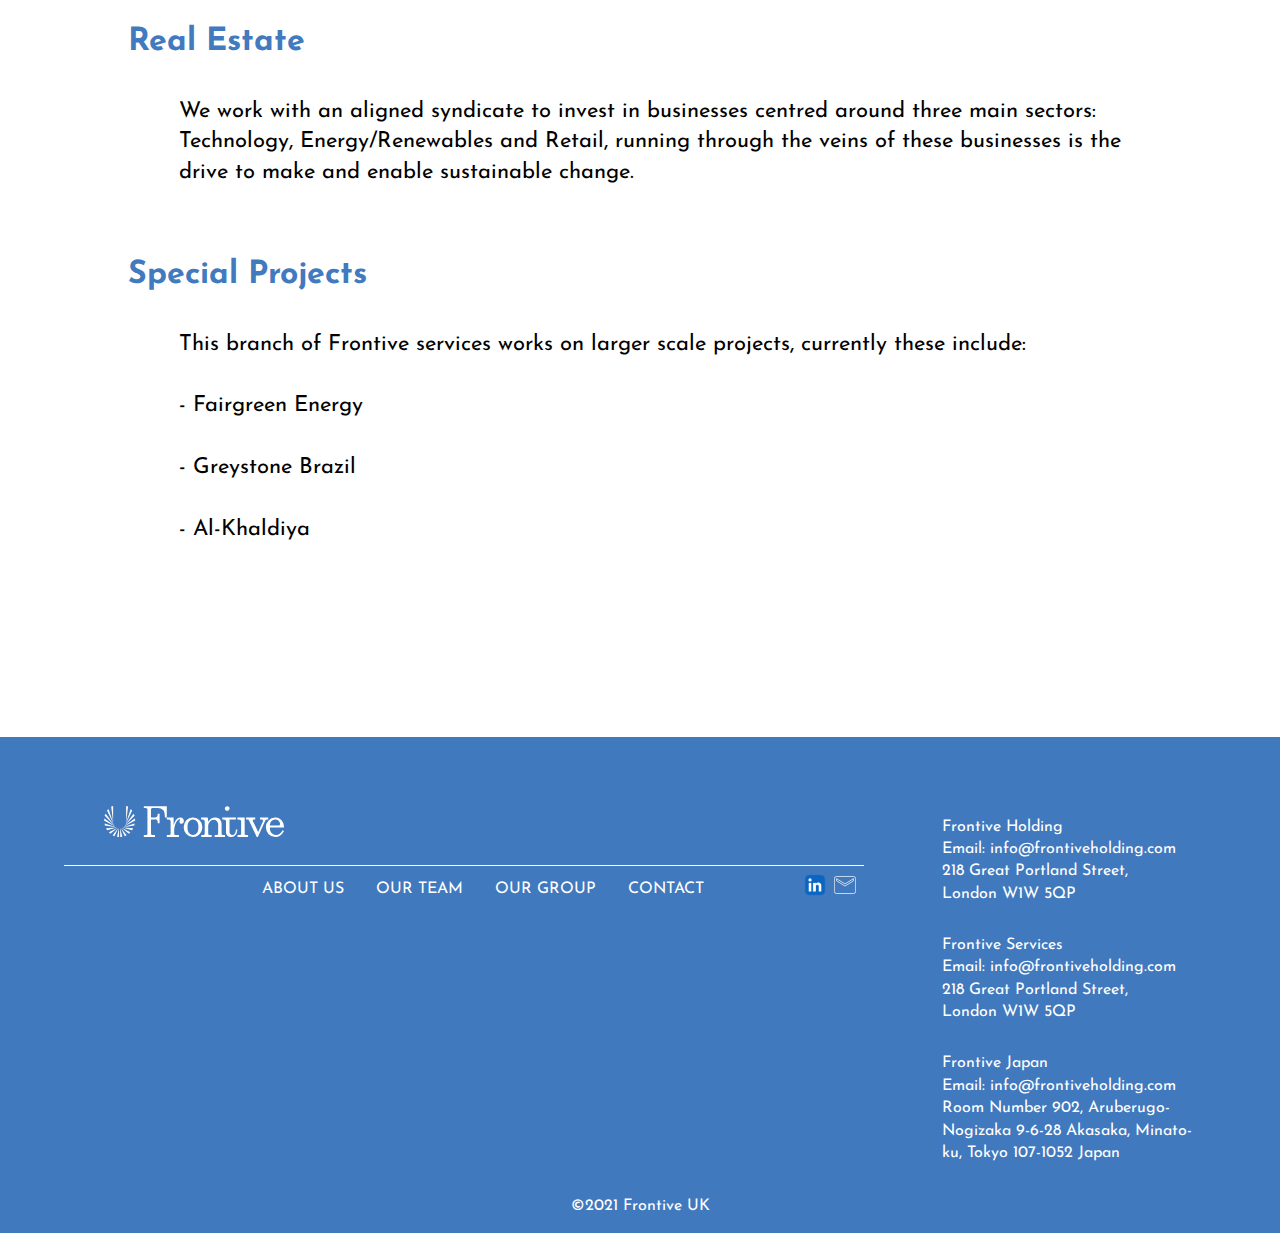
<file: frontiveservices/index.html>
<!DOCTYPE html>
<html lang="en">
<head>
    <meta charset="UTF-8">
    <meta http-equiv="X-UA-Compatible" content="IE=edge">
    <meta name="viewport" content="width=device-width, initial-scale=1.0">
    <title>Frontive</title>
    <link rel="stylesheet" href="../css/style.css">
</head>
<body>
    <header>
        <div class="header-item">
            <h1><img class="mainLogo" src="../images/frontivelogomain.svg" alt="Frontive"></h1>
        <nav>
            <div id="menu">
                <ul class="nav-list">
                    <li class="mn"><a href="../about">ABOUT US</a></li>
                    <li class="mn"><a href="../ourteam">OUR TEAM</a></li>
                    <li class="mn groupMenu">
                        <a href="../ourgroup">OUR GROUP</a>
                        <ul class="groupList">
                            <li><a href="../frontiveholdings">Frontive Holdings</a></li>
                            <li><a href="../frontiveservices">Frontive Services</a></li>
                            <li><a href="../frontivejapan">Frontive Japan</a></li>
                        </ul>
                    </li>
                    <li class="mn"><a href="../contact">CONTACT</a></li>
                    <li class="mn socialIconList"><a href="https://www.linkedin.com/company/frontive-services" target="blank"><img class="socialIcon" src="../images/in_logo.png" alt="linkedin"></a> <a href="mailto:info@frontiveholding.com"><img class="socialIcon" src="../images/Icon material-mail-1.svg" alt="mail"></a></li>
                </ul>
            </div>
        </nav>
        <div id="nav_toggle">
            <div>
              <span></span>
              <span></span>
              <span></span>
            </div>
          </div>
        </div>
    </header>
    <main>
        <section class="details">
            <div class="pageTitle">OUR GROUP</div>
            <div class="inner">
                <div class="groupIntro">
                    <h1>FRONTIVE SERVICES</h1>
                    <p>We are an investment solution for family offices and high net worth individuals, with longstanding relationships with both these groups, supporting investments into three areas:
                        (1) Private Equity (2) Real Estate and (3) Special Projects.</p>
                </div>
                <div class="groupArea">
                    <h3>Private Equity</h3>
                    <p class="areaText">
                        We work with an aligned syndicate to invest in businesses centred around three main
                        sectors: Technology, Energy/Renewables and Retail, running through the veins of these businesses is the drive to make and enable sustainable change.
                    </p>
                    <div class="areaList areaListBottomSpace">
                        <img src="../images/smartmobilelabs.png" alt="">
                        <img src="../images/unknown.png" alt="">
                        <img src="../images/novastone.png" alt="">
                        <img src="../images/atlantic.png" alt="">
                        <img src="../images/mobileguardian.png" alt="">
                        <img src="../images/pitpat.png" alt="">
                        <img src="../images/managemy.png" alt="">
                        <img src="../images/rotor.png" alt="">
                        <img src="../images/lina.png" alt="">
                        <img src="../images/halo.png" alt="">
                        <img src="../images/vashi.png" alt="">
                        <img src="../images/fuelmii.png" alt="">
                        <img src="../images/enertechnos.png" alt="">
                        <img src="../images/salamander.png" alt="">
                        <img src="../images/underpinned.png" alt="">
                        <img class="halfSize" src="../images/tryd.png" alt="">
                        <img src="../images/lobac.png" alt="">
                        <img src="../images/rattle.png" alt="">
                        <img src="../images/brushbox.png" alt="">
                        <img src="../images/reco.png" alt="">
                        <img class="halfSize" src="../images/genie.png" alt="">
                        <img src="../images/hurree.png" alt="">
                        <img src="../images/marcopolo.png" alt="">
                    </div>
                    <h3>Real Estate</h3>
                    <p class="areaText">
                        We work with an aligned syndicate to invest in businesses centred around three main
                        sectors: Technology, Energy/Renewables and Retail, running through the veins of these businesses is the drive to make and enable sustainable change.
                    </p>
                    <h3>Special Projects</h3>
                    <p class="areaText">
                        This branch of Frontive services works on larger scale projects, currently these include:<br><br>
                        - Fairgreen Energy<br><br> - Greystone Brazil<br><br> - Al-Khaldiya
                    </p>
                </div>
            </div>
        </section>
    </main>
    <footer>
        <div class="inner">
            <div class="footerListItem">
                <div class="footerItem">
                    <div class="footerLogo">
                        <div class="logo">
                            <img src="../images/frontivelogomainwhite.svg" alt="Frontive">
                        </div>
                    </div>
                    <div class="footerItemBox">
                        <ul>
                            <li><a href="../about">ABOUT US</a></li>
                            <li><a href="../ourteam">OUR TEAM</a></li>
                            <li><a href="../ourgroup">OUR GROUP</a></li>
                            <li><a href="../contact">CONTACT</a></li>
                        </ul>
                        <ul>
                            <li><a href="https://www.linkedin.com/company/frontive-services" target="blank"><img class="socialIcon" src="../images/in_logo.png" alt="linkedin"></a></li>
                            <li><a href="mailto:info@frontiveholding.com"><img class="socialIcon" src="../images/Icon material-mail.svg" alt="mail"></a></li>
                        </ul>
                    </div>
                </div>
                <div class="footerItem">
                    <div class="footerAddress">
                        Frontive Holding<br>
                        Email: info@frontiveholding.com<br>
                        218 Great Portland Street,<br>
                        London W1W 5QP
                    </div>
                    <div class="footerAddress">
                        Frontive Services<br>
                        Email: info@frontiveholding.com 218 Great Portland Street,<br>
                        London W1W 5QP
                    </div>
                    <div class="footerAddress">
                        Frontive Japan<br>
                        Email: info@frontiveholding.com<br>
                        Room Number 902, Aruberugo-Nogizaka 9-6-28 Akasaka, Minato-ku, Tokyo 107-1052 Japan
                    </div>
                </div>
            </div>
            <p class="copyright">©2021 Frontive UK</p>
        </div>
    </footer>
    <script type="text/javascript" src="../index.js"></script>
</body>
</html>
</file>
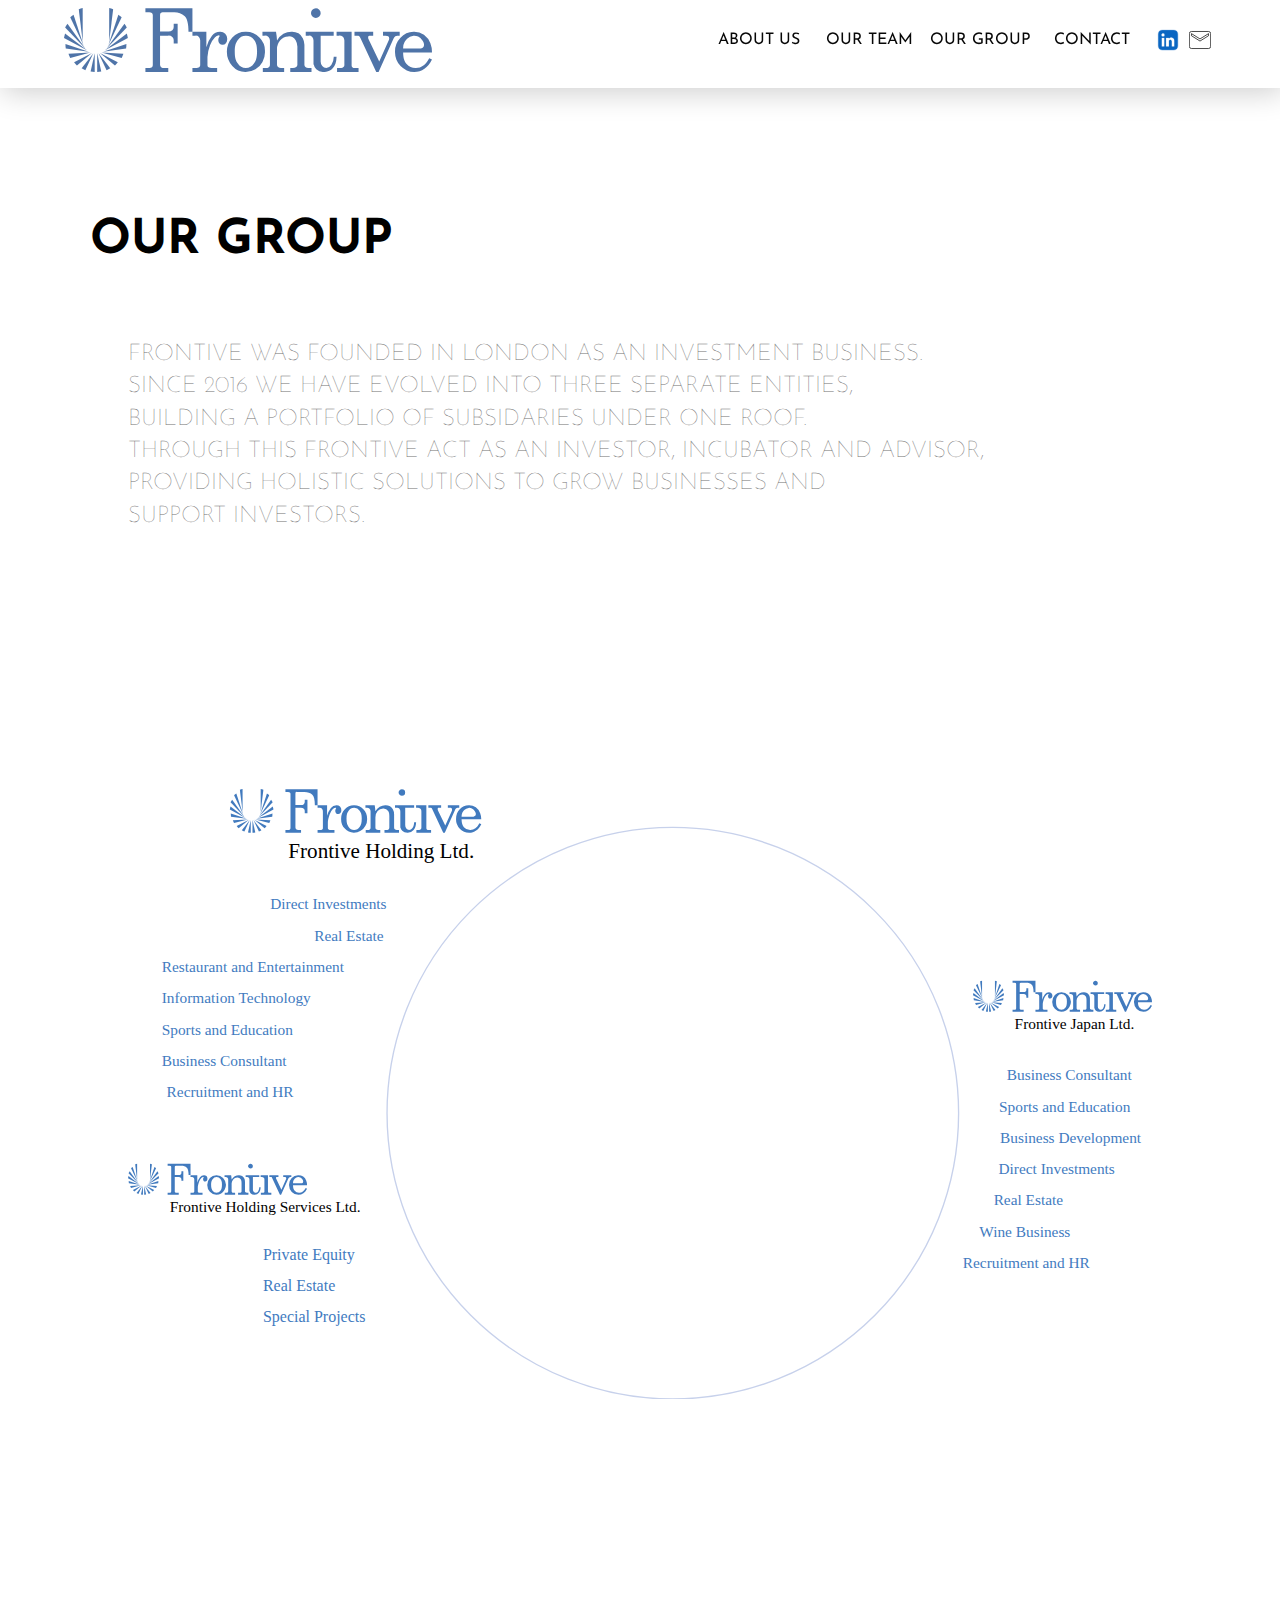
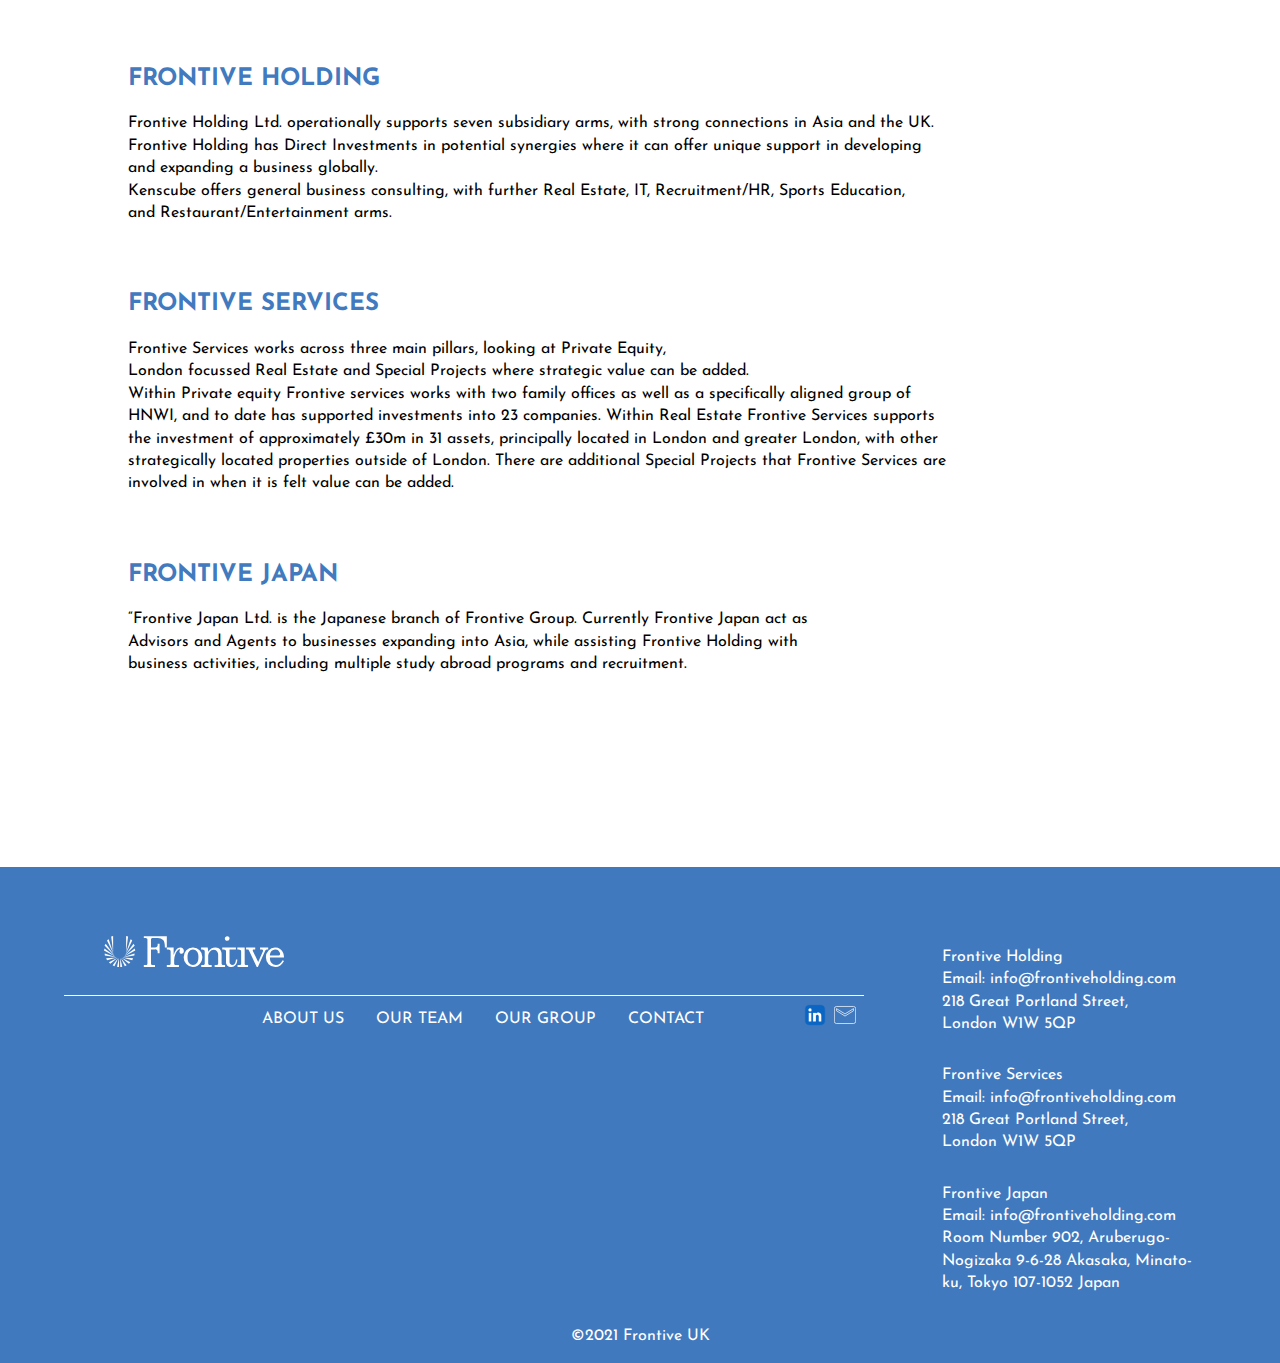
<file: ourgroup/index.html>
<!DOCTYPE html>
<html lang="en">
<head>
    <meta charset="UTF-8">
    <meta http-equiv="X-UA-Compatible" content="IE=edge">
    <meta name="viewport" content="width=device-width, initial-scale=1.0">
    <title>Frontive</title>
    <link rel="stylesheet" href="../css/style.css">
</head>
<body>
    <header>
        <div class="header-item">
            <h1><img class="mainLogo" src="../images/frontivelogomain.svg" alt="Frontive"></h1>
        <nav>
            <div id="menu">
                <ul class="nav-list">
                    <li class="mn"><a href="../about">ABOUT US</a></li>
                    <li class="mn"><a href="../ourteam">OUR TEAM</a></li>
                    <li class="mn groupMenu">
                        <a href="../ourgroup">OUR GROUP</a>
                        <ul class="groupList">
                            <li><a href="../frontiveholdings">Frontive Holdings</a></li>
                            <li><a href="../frontiveservices">Frontive Services</a></li>
                            <li><a href="../frontivejapan">Frontive Japan</a></li>
                        </ul>
                    </li>
                    <li class="mn"><a href="../contact">CONTACT</a></li>
                    <li class="mn socialIconList"><a href="https://www.linkedin.com/company/frontive-services" target="blank"><img class="socialIcon" src="../images/in_logo.png" alt="linkedin"></a> <a href="mailto:info@frontiveholding.com"><img class="socialIcon" src="../images/Icon material-mail-1.svg" alt="mail"></a></li>
                </ul>
            </div>
        </nav>
        <div id="nav_toggle">
            <div>
              <span></span>
              <span></span>
              <span></span>
            </div>
          </div>
        </div>
    </header>
    <main>
        <section class="details">
            <h1 class="pageTitle">OUR GROUP</h1>
                <div class="inner">
                    <p class="introText">
                        FRONTIVE WAS FOUNDED IN LONDON AS AN INVESTMENT BUSINESS.<br/>
                        SINCE 2016 WE HAVE EVOLVED INTO THREE SEPARATE ENTITIES,<br/>
                        BUILDING A PORTFOLIO OF SUBSIDARIES UNDER ONE ROOF.<br/>
                        THROUGH THIS FRONTIVE ACT AS AN INVESTOR, INCUBATOR AND ADVISOR,<br/>
                        PROVIDING HOLISTIC SOLUTIONS TO GROW BUSINESSES AND<br/>
                        SUPPORT INVESTORS.
                    </p>
                </div>
        </section>
        <section class="group">
            <div class="inner">
                <div class="groupSvg ourGroup">
                    <svg xmlns="http://www.w3.org/2000/svg" width="1600.15" viewBox="0 0 1600.15 954.264"><defs><style>.a,.b{fill:#427bbf;font-family:GillSans, Gill Sans;}.a{font-size:25px;}.b,.e{font-size:24px;}.c{fill:none;stroke:#c7d1eb;stroke-miterlimit:10;stroke-width:2.126px;}.d{fill:#417abe;}.e,.f{font-family:GillSans-Light, Gill Sans;font-weight:300;}.f{font-size:33px;}</style></defs><g transform="translate(-106.27 -245.27)"><g transform="translate(317.061 958.426)"><text class="a" transform="translate(0 23)"><tspan x="0" y="0">Private Equity </tspan><tspan x="0" y="48">Real Estate </tspan><tspan x="0" y="96">Special Projects</tspan></text></g><text class="b" transform="translate(328.534 433.389)"><tspan x="0" y="0">Direct Investments</tspan></text><text class="b" transform="translate(397.164 482.287)"><tspan x="0" y="0">Real Estate</tspan></text><text class="b" transform="translate(158.897 531.185)"><tspan x="0" y="0">Restaurant and Entertainment</tspan></text><text class="b" transform="translate(158.897 580.083)"><tspan x="0" y="0">Information Technology</tspan></text><text class="b" transform="translate(158.897 628.981)"><tspan x="0" y="0">Sports and Education</tspan></text><text class="b" transform="translate(158.897 677.879)"><tspan x="0" y="0">Business Consultant</tspan></text><text class="b" transform="translate(166.592 726.777)"><tspan x="0" y="0">Recruitment and HR</tspan></text><circle class="c" cx="446.593" cy="446.593" r="446.593" transform="translate(511.042 305.286)"/><g transform="translate(1426.669 544.757)"><g transform="translate(0)"><g transform="translate(61.869 0.231)"><path class="d" d="M704.081,381.006a5.353,5.353,0,0,0-3.963-1.518,7.61,7.61,0,0,0-6.151,3.14,24.181,24.181,0,0,0-4.246,8.7V379.488H679.143V382.5h2.239a3.419,3.419,0,0,1,2.7,1.029,4.651,4.651,0,0,1,.952,3.243v18.272a1.832,1.832,0,0,1-.772,1.467,3.66,3.66,0,0,1-2.316.618h-2.805v3.011H697.93v-3.011h-3.886a4.616,4.616,0,0,1-2.677-.592,2.009,2.009,0,0,1-.8-1.7v-6.022c0-2.368.643-4.993,1.956-8.956a14.2,14.2,0,0,1,3.629-6.022,4.743,4.743,0,0,1,3.037-1.57c.412,0,.618.154.618.489a3.662,3.662,0,0,1-.489,1,4.05,4.05,0,0,0-.515,2.033,3.845,3.845,0,0,0,.9,2.651,3.084,3.084,0,0,0,2.368.978,3.215,3.215,0,0,0,2.5-1.132,4.7,4.7,0,0,0,1-3.191A5.522,5.522,0,0,0,704.081,381.006Zm25.993,2.934a13.633,13.633,0,0,0-10.372-4.452,13.359,13.359,0,0,0-10.243,4.5,16.137,16.137,0,0,0,0,21.592,13.155,13.155,0,0,0,10.088,4.5,14.678,14.678,0,0,0,7.515-2.059,13.866,13.866,0,0,0,5.353-5.61,16.2,16.2,0,0,0-2.342-18.478Zm-4.195,19.791a7.277,7.277,0,0,1-6.2,3.371,7.044,7.044,0,0,1-6.022-3.371c-1.544-2.239-2.342-4.195-2.342-9.059,0-4.761.8-6.666,2.368-8.879a7.114,7.114,0,0,1,6.022-3.32,7.37,7.37,0,0,1,6.228,3.166c1.544,2.11,2.342,3.938,2.342,8.673C728.247,399.407,727.475,401.492,725.879,403.731ZM643.37,361.756v3.011h2.6a3.678,3.678,0,0,1,2.342.566,2.32,2.32,0,0,1,.669,1.853v37.343a2.586,2.586,0,0,1-.643,1.982,3.026,3.026,0,0,1-2.136.618H643.37v3.011h17.372v-3.011h-2.728a4.227,4.227,0,0,1-2.7-.669,2.916,2.916,0,0,1-.772-2.316V382.5h6.1a4.566,4.566,0,0,1,3.243.952,3.492,3.492,0,0,1,1.029,2.7v2.239h3.011V373.517h-3.011v2.239a3.419,3.419,0,0,1-1.029,2.7,4.651,4.651,0,0,1-3.243.952h-6.074V366.9a2.311,2.311,0,0,1,.515-1.621,2.214,2.214,0,0,1,1.673-.54H664.5c3.835,0,6.794,1,8.853,3.037,1.8,1.75,2.805,5.842,2.805,11.658h3.011V361.73h-35.8Zm157.323,44.677a1.932,1.932,0,0,1-.515-1.544V379.462H788.751v3.011h1.75a4.519,4.519,0,0,1,3.011.875c.052.051.1.077.129.1s.052.077.1.1a4.819,4.819,0,0,1,.9,3.191v17.577a2.421,2.421,0,0,1-2.779,2.728h-2.78v3.011h16.368v-3.011H802.6A2.517,2.517,0,0,1,800.693,406.433Zm58.472-6.743c-2.6,4.864-5.791,7.412-10.063,7.412a8.951,8.951,0,0,1-7.155-3.14c-1.621-1.93-2.5-4.041-2.625-8.7h21.927a18.465,18.465,0,0,0-1.209-6.923,13.649,13.649,0,0,0-4.864-6.563,13.016,13.016,0,0,0-7.695-2.291,13.154,13.154,0,0,0-10.191,4.581,15.052,15.052,0,0,0-4.143,11.144,14.763,14.763,0,0,0,14.541,14.9c6.022,0,10.372-3.32,13.563-9.522Zm-19.765-8.8a8.026,8.026,0,0,1,.875-3.268,11.991,11.991,0,0,1,1.107-1.7,13.388,13.388,0,0,1,.978-1.132,7.781,7.781,0,0,1,4.787-2.291,6.963,6.963,0,0,1,3.6.695,10.064,10.064,0,0,1,3.114,2.779,6.615,6.615,0,0,1,.927,1.6,4,4,0,0,1,.232,2.882,2.234,2.234,0,0,1-.875,1.132,3.593,3.593,0,0,1-1.57.618H839.3C839.3,392.227,839.4,390.966,839.4,390.889Zm-4.555-8.416h1.879v-3.011H824.035v3.011h1.956c1.827.026,2.754.335,2.754,2.188a2.916,2.916,0,0,1-.154.926l-7.386,16.6-8.132-16.908a3.273,3.273,0,0,1-.335-1.441c0-.592.206-1.364.824-1.364h3.011v-3.011H802.34v3.011h2.934c.721,0,1.158.875,1.6,1.827l12.044,25.787h1.776l11.221-25.067a5.565,5.565,0,0,1,1.493-2.033A2.938,2.938,0,0,1,834.844,382.473Zm-69.821,23.908a3.078,3.078,0,0,1-.746-2.368v-14.36a10.879,10.879,0,0,0-1.235-5.224,8.426,8.426,0,0,0-3.294-3.783,9.956,9.956,0,0,0-5.1-1.184,12.182,12.182,0,0,0-6.331,1.673,14.841,14.841,0,0,0-4.864,4.993,52.7,52.7,0,0,0-.8-6.666H732.364v3.011h1.57a4.306,4.306,0,0,1,3.063,1,3.88,3.88,0,0,1,1.055,2.985v18.35a2.071,2.071,0,0,1-.823,1.647,3.9,3.9,0,0,1-2.445.643h-2.136v3.011h16.214V407.1h-2.136a3.65,3.65,0,0,1-2.522-.695,3.079,3.079,0,0,1-.772-2.368V393.257a10.184,10.184,0,0,1,2.471-7.18,7.71,7.71,0,0,1,6.151-2.985,6.113,6.113,0,0,1,5.559,2.934c.875,1.364,1.313,2.934,1.313,5.791v12.559a2.482,2.482,0,0,1-.849,2.059,4.879,4.879,0,0,1-3.011.695h-1.544v3.011h16.136v-3.011h-2.162A3.581,3.581,0,0,1,765.023,406.382Zm19.688-1.518a4.869,4.869,0,0,1-3.783,2.213,4.078,4.078,0,0,1-3.063-1.518,5.738,5.738,0,0,1-1.209-3.912v-19.2h9.882v-3.011H765.255v3.011h2.239a3.419,3.419,0,0,1,2.7,1.029,4.652,4.652,0,0,1,.952,3.243v18.272l.154-.8a6.845,6.845,0,0,0,1.982,3.783,8.124,8.124,0,0,0,5.945,2.085,8.423,8.423,0,0,0,6.691-2.96c1.724-1.982,2.651-4.53,2.78-8.622h-2.162C786.358,401.7,785.766,403.5,784.711,404.863Zm-11.736-35.747a3.692,3.692,0,0,0,3.654-3.629,3.581,3.581,0,0,0-1.107-2.625,3.631,3.631,0,1,0-5.121,5.147A3.391,3.391,0,0,0,772.975,369.116Z" transform="translate(-643.37 -361.73)"/></g><path class="d" d="M623.682,363.61a26.923,26.923,0,0,0-2.522,2.007L631.3,386.8Z" transform="translate(-616.45 -358.54)"/><path class="d" d="M626.665,361.64a23.486,23.486,0,0,0-2.985.9l2.985,24.655Z" transform="translate(-612.485 -361.64)"/><path class="d" d="M620.128,369.19c-.309,1.107-.592,2.213-.8,3.371L636.8,381.9Z" transform="translate(-619.33 -349.76)"/><path class="d" d="M621.426,366.31a26.642,26.642,0,0,0-1.776,2.857l15.364,15.853Z" transform="translate(-618.827 -354.291)"/><path class="d" d="M619.74,372.25c.026,1.184.129,2.342.257,3.474l17.475,2.393Z" transform="translate(-618.685 -344.944)"/><path class="d" d="M622.3,381.914a28.825,28.825,0,0,0,2.188,2.471l11.4-9.445Z" transform="translate(-614.657 -340.712)"/><path class="d" d="M624.53,386.462a29.038,29.038,0,0,0,2.805,1.467l6.074-12.919Z" transform="translate(-611.147 -340.601)"/><path class="d" d="M620.65,375.742a34.13,34.13,0,0,0,1.313,3.166l15.364-4.118Z" transform="translate(-617.253 -340.947)"/><path class="d" d="M627.18,388.86a29.866,29.866,0,0,0,3.088.309V375.04Z" transform="translate(-606.977 -340.554)"/><path class="d" d="M640.038,363.61a26.939,26.939,0,0,1,2.522,2.007L632.42,386.8Z" transform="translate(-598.732 -358.54)"/><path class="d" d="M632.68,361.64a23.487,23.487,0,0,1,2.985.9L632.68,387.2Z" transform="translate(-598.323 -361.64)"/><path class="d" d="M648.077,369.19c.309,1.107.592,2.213.8,3.371L631.4,381.9Z" transform="translate(-600.337 -349.76)"/><path class="d" d="M645.489,366.31a26.661,26.661,0,0,1,1.776,2.857L631.9,385.02Z" transform="translate(-599.55 -354.291)"/><path class="d" d="M648.622,372.25c-.026,1.184-.129,2.342-.257,3.474l-17.474,2.393Z" transform="translate(-601.139 -344.944)"/><path class="d" d="M643.528,381.914a28.825,28.825,0,0,1-2.187,2.471l-11.4-9.445Z" transform="translate(-602.634 -340.712)"/><path class="d" d="M638.419,386.462a29.04,29.04,0,0,1-2.805,1.467L629.54,375.01Z" transform="translate(-603.264 -340.601)"/><path class="d" d="M647.067,375.742a34.163,34.163,0,0,1-1.312,3.166L630.39,374.79Z" transform="translate(-601.926 -340.947)"/><path class="d" d="M632.228,388.86a29.864,29.864,0,0,1-3.088.309V375.04Z" transform="translate(-603.893 -340.554)"/></g><g transform="translate(65.088 53.953)"><a href="../frontivejapan"><text class="e" transform="translate(0 22)"><tspan x="0" y="0">Frontive Japan Ltd.</tspan></text></a></g></g><g transform="translate(106.27 830.733)"><g transform="translate(61.894 0.206)"><path class="d" d="M191.031,492.116a5.354,5.354,0,0,0-3.963-1.518,7.609,7.609,0,0,0-6.151,3.14,24.178,24.178,0,0,0-4.246,8.7V490.6H166.093v3.011h2.239a3.419,3.419,0,0,1,2.7,1.029,4.651,4.651,0,0,1,.952,3.243v18.272a1.832,1.832,0,0,1-.772,1.467,3.659,3.659,0,0,1-2.316.618h-2.805v3.011H184.88v-3.011h-3.912a4.616,4.616,0,0,1-2.676-.592,2.009,2.009,0,0,1-.8-1.7v-6.022c0-2.368.643-4.993,1.956-8.956a14.2,14.2,0,0,1,3.629-6.022,4.743,4.743,0,0,1,3.037-1.57c.412,0,.618.154.618.489a3.662,3.662,0,0,1-.489,1,4.05,4.05,0,0,0-.515,2.033,3.845,3.845,0,0,0,.9,2.651,3.084,3.084,0,0,0,2.368.978,3.215,3.215,0,0,0,2.5-1.132,4.7,4.7,0,0,0,1-3.191A5.509,5.509,0,0,0,191.031,492.116Zm-60.711-19.25v3.011h2.6a3.679,3.679,0,0,1,2.342.566,2.32,2.32,0,0,1,.669,1.853v37.343a2.586,2.586,0,0,1-.643,1.982,3.027,3.027,0,0,1-2.136.618H130.32v3.011h17.372v-3.011h-2.728a4.227,4.227,0,0,1-2.7-.669,2.916,2.916,0,0,1-.772-2.316V493.609h6.1a4.565,4.565,0,0,1,3.243.952,3.493,3.493,0,0,1,1.029,2.7V499.5h3.011V484.627h-3.011v2.239a3.42,3.42,0,0,1-1.029,2.7,4.651,4.651,0,0,1-3.243.952h-6.074V478.013a2.311,2.311,0,0,1,.515-1.621,2.253,2.253,0,0,1,1.673-.54h7.746c3.835,0,6.794,1,8.853,3.037,1.8,1.75,2.805,5.842,2.805,11.658h3.011V472.84h-35.8ZM217,495.05a13.633,13.633,0,0,0-10.372-4.452,13.359,13.359,0,0,0-10.243,4.5,16.137,16.137,0,0,0,0,21.592,13.155,13.155,0,0,0,10.088,4.5,14.678,14.678,0,0,0,7.515-2.059,13.867,13.867,0,0,0,5.353-5.61A16.2,16.2,0,0,0,217,495.05Zm-4.169,19.791a7.278,7.278,0,0,1-6.2,3.371,7.044,7.044,0,0,1-6.022-3.371c-1.544-2.239-2.342-4.195-2.342-9.059,0-4.761.8-6.666,2.368-8.879a7.114,7.114,0,0,1,6.022-3.32,7.37,7.37,0,0,1,6.228,3.166c1.544,2.11,2.342,3.938,2.342,8.673C215.2,510.543,214.4,512.6,212.829,514.841Zm74.814,2.728a1.932,1.932,0,0,1-.515-1.544V490.6H275.7v3.011h1.75a4.519,4.519,0,0,1,3.011.875c.052.051.1.077.129.1s.052.077.1.1a4.819,4.819,0,0,1,.9,3.191v17.578a2.421,2.421,0,0,1-2.779,2.728h-2.779V521.2H292.4v-3.011h-2.857A2.624,2.624,0,0,1,287.643,517.569Zm-35.7-.052a3.077,3.077,0,0,1-.746-2.368v-14.36a10.878,10.878,0,0,0-1.235-5.224,8.426,8.426,0,0,0-3.294-3.783,9.955,9.955,0,0,0-5.1-1.184,12.181,12.181,0,0,0-6.331,1.673,14.839,14.839,0,0,0-4.864,4.993,52.691,52.691,0,0,0-.8-6.666H219.289v3.011h1.57a4.305,4.305,0,0,1,3.063,1,3.881,3.881,0,0,1,1.055,2.985v18.35a2.071,2.071,0,0,1-.824,1.647,3.9,3.9,0,0,1-2.445.643h-2.136v3.011h16.214v-3.011h-2.136a3.65,3.65,0,0,1-2.522-.695,3.08,3.08,0,0,1-.772-2.368V504.392a10.184,10.184,0,0,1,2.471-7.18,7.709,7.709,0,0,1,6.151-2.985,6.112,6.112,0,0,1,5.559,2.934c.875,1.364,1.313,2.934,1.313,5.791V515.51a2.482,2.482,0,0,1-.849,2.059,4.879,4.879,0,0,1-3.011.695h-1.544v3.011H256.58v-3.011h-2.162A3.971,3.971,0,0,1,251.947,517.517Zm69.821-23.908h1.879V490.6H310.959v3.011h1.956c1.827.026,2.754.334,2.754,2.188a2.916,2.916,0,0,1-.154.927l-7.386,16.6L300,496.414a3.675,3.675,0,0,1-.335-1.441c0-.592.206-1.364.824-1.364H303.5V490.6H289.264v3.011H292.2c.721,0,1.158.875,1.6,1.827l12.044,25.787h1.776l11.221-25.067a5.566,5.566,0,0,1,1.493-2.033A2.509,2.509,0,0,1,321.768,493.609ZM346.114,510.8c-2.6,4.864-5.791,7.412-10.063,7.412a8.951,8.951,0,0,1-7.155-3.14c-1.621-1.93-2.5-4.041-2.625-8.7H348.2a18.463,18.463,0,0,0-1.21-6.923,13.65,13.65,0,0,0-4.864-6.563,13.016,13.016,0,0,0-7.7-2.29,13.154,13.154,0,0,0-10.191,4.581,15.052,15.052,0,0,0-4.143,11.144,14.763,14.763,0,0,0,14.541,14.9c6.022,0,10.372-3.32,13.563-9.522ZM326.349,502a8.027,8.027,0,0,1,.875-3.268,12,12,0,0,1,1.107-1.7,13.388,13.388,0,0,1,.978-1.132,7.781,7.781,0,0,1,4.787-2.291,6.963,6.963,0,0,1,3.6.695,10.061,10.061,0,0,1,3.114,2.779,6.621,6.621,0,0,1,.927,1.6,3.994,3.994,0,0,1,.232,2.882,2.234,2.234,0,0,1-.875,1.132,3.593,3.593,0,0,1-1.57.618h-13.28C326.246,503.363,326.349,502.1,326.349,502Zm-54.688,14a4.869,4.869,0,0,1-3.783,2.213,4.078,4.078,0,0,1-3.063-1.518,5.739,5.739,0,0,1-1.21-3.912v-19.2h9.908v-3.011H252.23v3.011h2.239a3.419,3.419,0,0,1,2.7,1.029,4.651,4.651,0,0,1,.952,3.243v18.272l.154-.8a6.845,6.845,0,0,0,1.982,3.783A8.124,8.124,0,0,0,266.2,521.2a8.423,8.423,0,0,0,6.691-2.96c1.724-1.982,2.651-4.53,2.779-8.622h-2.188C273.308,512.808,272.69,514.609,271.661,516Zm-11.736-35.773a3.692,3.692,0,0,0,3.654-3.629,3.582,3.582,0,0,0-1.107-2.625,3.631,3.631,0,1,0-5.121,5.147A3.39,3.39,0,0,0,259.925,480.226Z" transform="translate(-130.32 -472.84)"/></g><path class="d" d="M110.632,474.73a26.962,26.962,0,0,0-2.522,2.007l10.14,21.181Z" transform="translate(-103.375 -469.66)"/><path class="d" d="M113.615,472.76a23.526,23.526,0,0,0-2.985.9l2.985,24.655Z" transform="translate(-99.409 -472.76)"/><path class="d" d="M107.068,480.3c-.309,1.107-.592,2.213-.8,3.371l17.475,9.342Z" transform="translate(-106.27 -460.895)"/><path class="d" d="M108.376,477.42a26.631,26.631,0,0,0-1.776,2.857l15.364,15.853Z" transform="translate(-105.751 -465.427)"/><path class="d" d="M106.69,483.36c.026,1.184.129,2.342.257,3.474l17.475,2.393Z" transform="translate(-105.609 -456.08)"/><path class="d" d="M109.25,493.024a28.826,28.826,0,0,0,2.188,2.471l11.4-9.445Z" transform="translate(-101.581 -451.847)"/><path class="d" d="M111.48,497.572a29.056,29.056,0,0,0,2.805,1.467l6.074-12.919Z" transform="translate(-98.072 -451.737)"/><path class="d" d="M107.59,486.852a34.12,34.12,0,0,0,1.313,3.166l15.364-4.118Z" transform="translate(-104.193 -452.083)"/><path class="d" d="M114.13,499.97a29.849,29.849,0,0,0,3.088.309V486.15Z" transform="translate(-93.902 -451.69)"/><path class="d" d="M126.978,474.73a26.962,26.962,0,0,1,2.522,2.007l-10.14,21.181Z" transform="translate(-85.672 -469.66)"/><path class="d" d="M119.62,472.76a23.526,23.526,0,0,1,2.985.9l-2.985,24.655Z" transform="translate(-85.263 -472.76)"/><path class="d" d="M135.027,480.3c.309,1.107.592,2.213.8,3.371l-17.475,9.342Z" transform="translate(-87.261 -460.895)"/><path class="d" d="M132.428,477.42a26.631,26.631,0,0,1,1.776,2.857L118.84,496.13Z" transform="translate(-86.49 -465.427)"/><path class="d" d="M135.562,483.36c-.026,1.184-.129,2.342-.257,3.474l-17.475,2.393Z" transform="translate(-88.079 -456.08)"/><path class="d" d="M130.468,493.024a28.826,28.826,0,0,1-2.188,2.471l-11.4-9.445Z" transform="translate(-89.574 -451.847)"/><path class="d" d="M125.369,497.572a29.06,29.06,0,0,1-2.805,1.467L116.49,486.12Z" transform="translate(-90.188 -451.737)"/><path class="d" d="M134.017,486.852a34.128,34.128,0,0,1-1.313,3.166L117.34,485.9Z" transform="translate(-88.851 -452.083)"/><path class="d" d="M119.168,499.97a29.849,29.849,0,0,1-3.088.309V486.15Z" transform="translate(-90.833 -451.69)"/><g transform="translate(65.104 53.937)"><a href="../frontiveservices"><text class="e" transform="translate(0 22)"><tspan x="0" y="0">Frontive Holding Services Ltd.</tspan></text></a></g></g><g transform="translate(265.343 245.27)"><g transform="translate(86.935 0.335)"><path class="d" d="M323.642,276.566a19.294,19.294,0,0,0-14.592-6.28,18.753,18.753,0,0,0-14.361,6.331c-3.886,4.221-5.842,8.441-5.842,15.21,0,6.743,1.93,10.938,5.816,15.158a18.48,18.48,0,0,0,14.155,6.331,20.249,20.249,0,0,0,10.526-2.882,19.813,19.813,0,0,0,7.541-7.875,20.444,20.444,0,0,0,2.651-10.758C329.535,284.982,327.554,280.761,323.642,276.566Zm-5.893,27.82a10.165,10.165,0,0,1-8.7,4.735,9.91,9.91,0,0,1-8.467-4.735c-2.188-3.166-3.294-5.893-3.294-12.714,0-6.717,1.107-9.368,3.32-12.456a9.97,9.97,0,0,1,8.441-4.658,10.346,10.346,0,0,1,8.75,4.452c2.188,2.96,3.294,5.533,3.294,12.173C321.094,298.313,319.961,301.221,317.748,304.386ZM201.86,245.426v4.221h3.654a5.335,5.335,0,0,1,3.294.772,3.255,3.255,0,0,1,.952,2.625v52.424a3.715,3.715,0,0,1-.9,2.779,4.3,4.3,0,0,1-3.011.849H201.86v4.221h24.4V309.1H222.4a5.8,5.8,0,0,1-3.809-.952,4.012,4.012,0,0,1-1.107-3.243V274.507h8.544c2.085,0,3.6.438,4.555,1.338a4.946,4.946,0,0,1,1.441,3.809v3.166h4.221V261.9h-4.221v3.165a4.946,4.946,0,0,1-1.441,3.809,6.64,6.64,0,0,1-4.555,1.338h-8.57V252.657a2.663,2.663,0,0,1,3.088-3.011H231.43q8.068,0,12.456,4.272c2.548,2.445,3.938,8.235,3.938,16.394h4.221V245.426H201.86Zm85.263,27.023a7.466,7.466,0,0,0-5.585-2.136,10.6,10.6,0,0,0-8.621,4.4,33.517,33.517,0,0,0-5.971,12.224V270.312H252.07v4.221h3.165a4.947,4.947,0,0,1,3.809,1.441,6.669,6.669,0,0,1,1.338,4.581v25.659a2.47,2.47,0,0,1-1.107,2.033,5.326,5.326,0,0,1-3.268.849H252.07v4.221h26.4V309.1h-5.456a6.485,6.485,0,0,1-3.757-.824,2.757,2.757,0,0,1-1.107-2.393v-8.441c0-3.346.927-7,2.754-12.585a19.545,19.545,0,0,1,5.1-8.441c1.6-1.467,3.011-2.213,4.272-2.213.592,0,.875.232.875.695a5.43,5.43,0,0,1-.695,1.415,5.77,5.77,0,0,0-.746,2.857,5.288,5.288,0,0,0,1.261,3.732,4.294,4.294,0,0,0,3.32,1.39,4.549,4.549,0,0,0,3.526-1.6,6.7,6.7,0,0,0,1.415-4.5A7.837,7.837,0,0,0,287.123,272.448Zm85.6,35.67a4.464,4.464,0,0,1-1.055-3.32V284.647a15.322,15.322,0,0,0-1.75-7.36,11.676,11.676,0,0,0-4.632-5.3,14.215,14.215,0,0,0-7.155-1.673,16.826,16.826,0,0,0-8.879,2.342,20.552,20.552,0,0,0-6.82,7.026,71.679,71.679,0,0,0-1.107-9.368H326.859v4.221h2.213a5.972,5.972,0,0,1,4.3,1.415,5.472,5.472,0,0,1,1.493,4.169v25.762a2.805,2.805,0,0,1-1.158,2.291,5.426,5.426,0,0,1-3.423.926H327.3v4.221h22.776V309.1h-2.985a5.278,5.278,0,0,1-3.552-.978,4.363,4.363,0,0,1-1.081-3.32V289.64a14.3,14.3,0,0,1,3.474-10.088,10.815,10.815,0,0,1,8.647-4.169,8.542,8.542,0,0,1,7.8,4.143c1.235,1.93,1.827,4.118,1.827,8.133v17.629a3.464,3.464,0,0,1-1.184,2.882c-.8.643-2.213.978-4.221.978h-2.162v4.221h22.673v-4.221h-3.037A5.357,5.357,0,0,1,372.72,308.118ZM504.976,298.7c-3.655,6.82-8.133,10.423-14.155,10.423a12.713,12.713,0,0,1-10.063-4.4c-2.291-2.7-3.526-5.662-3.68-12.225h30.806a25.574,25.574,0,0,0-1.7-9.728,19.382,19.382,0,0,0-6.846-9.239,18.288,18.288,0,0,0-10.783-3.217,18.547,18.547,0,0,0-14.309,6.46c-3.86,4.3-5.816,8.647-5.816,15.647a20.739,20.739,0,0,0,20.434,20.949c8.441,0,14.592-4.658,19.044-13.357Zm-27.769-12.353a10.959,10.959,0,0,1,1.235-4.581,18.056,18.056,0,0,1,1.544-2.393,13.186,13.186,0,0,1,1.39-1.57,11.029,11.029,0,0,1,6.743-3.217,9.9,9.9,0,0,1,5.07.978,13.829,13.829,0,0,1,4.375,3.912,9.3,9.3,0,0,1,1.313,2.239,5.84,5.84,0,0,1,.335,4.066,3.048,3.048,0,0,1-1.235,1.6,5.009,5.009,0,0,1-2.213.875H477.13C477.078,288.224,477.207,286.449,477.207,286.346ZM470.8,274.533h2.651v-4.221H455.64v4.221h2.728c2.574.051,3.86.463,3.86,3.063a3.778,3.778,0,0,1-.232,1.287l-10.372,23.342-11.4-23.754a4.78,4.78,0,0,1-.463-2.033c0-.824.283-1.9,1.184-1.9h4.221v-4.221h-20v4.221h4.118c1.029,0,1.621,1.235,2.239,2.574l16.934,36.236h2.471l15.75-35.206a7.674,7.674,0,0,1,2.085-2.857A3.438,3.438,0,0,1,470.8,274.533ZM422.827,308.2a2.779,2.779,0,0,1-.746-2.162V270.312H406.022v4.221h2.471a6.428,6.428,0,0,1,4.246,1.235c.051.051.129.1.18.154s.077.1.129.154a6.787,6.787,0,0,1,1.261,4.478v24.706a3.977,3.977,0,0,1-.952,2.882,3.876,3.876,0,0,1-2.96.978h-3.912v4.221h22.982v-4.221h-4.015A4.173,4.173,0,0,1,422.827,308.2Zm-22.442-2.213c-1.467,1.93-3.243,3.114-5.327,3.114a5.784,5.784,0,0,1-4.324-2.136,7.946,7.946,0,0,1-1.7-5.482V274.533h13.923v-4.221H373.08v4.221h3.166a4.946,4.946,0,0,1,3.809,1.441,6.669,6.669,0,0,1,1.338,4.581v25.659l.206-1.132a9.6,9.6,0,0,0,2.805,5.327c2.007,1.956,4.787,2.908,8.338,2.908a11.9,11.9,0,0,0,9.419-4.169c2.419-2.779,3.706-6.382,3.912-12.1h-3.114C402.7,301.5,401.853,304.052,400.386,305.982Zm-16.5-50.236a5.174,5.174,0,0,0-.051-10.346,4.867,4.867,0,0,0-3.577,1.57,4.993,4.993,0,0,0-1.57,3.629,4.91,4.91,0,0,0,1.544,3.6A5.023,5.023,0,0,0,383.889,255.746Z" transform="translate(-201.86 -245.4)"/></g><path class="d" d="M174.212,248.04a41.473,41.473,0,0,0-3.552,2.805L184.892,280.6Z" transform="translate(-164.02 -240.911)"/><path class="d" d="M178.395,245.27a37.619,37.619,0,0,0-4.195,1.261l4.195,34.64Z" transform="translate(-158.45 -245.27)"/><path class="d" d="M169.212,255.87c-.437,1.544-.824,3.114-1.132,4.735l24.552,13.125Z" transform="translate(-168.08 -228.59)"/><path class="d" d="M171.036,251.83a45.561,45.561,0,0,0-2.5,4.015l21.592,22.287Z" transform="translate(-167.356 -234.947)"/><path class="d" d="M168.67,260.16c.051,1.647.18,3.268.36,4.864l24.552,3.371Z" transform="translate(-167.152 -221.839)"/><path class="d" d="M172.26,273.745c.978,1.21,2.007,2.368,3.063,3.449l16.033-13.254Z" transform="translate(-161.502 -215.891)"/><path class="d" d="M175.39,280.125a40.979,40.979,0,0,0,3.938,2.059l8.519-18.144Z" transform="translate(-156.577 -215.734)"/><path class="d" d="M169.94,265.084c.54,1.518,1.158,3.011,1.827,4.427l21.592-5.791Z" transform="translate(-165.153 -216.238)"/><path class="d" d="M179.12,283.511a34.16,34.16,0,0,0,4.324.412V264.08Z" transform="translate(-150.708 -215.671)"/><path class="d" d="M197.16,248.04a41.473,41.473,0,0,1,3.552,2.805L186.48,280.6Z" transform="translate(-139.126 -240.911)"/><path class="d" d="M186.83,245.27a37.617,37.617,0,0,1,4.195,1.261l-4.195,34.64Z" transform="translate(-138.575 -245.27)"/><path class="d" d="M208.47,255.87c.438,1.544.824,3.114,1.132,4.735L185.05,273.731Z" transform="translate(-141.376 -228.59)"/><path class="d" d="M204.826,251.83a45.561,45.561,0,0,1,2.5,4.015L185.73,278.132Z" transform="translate(-140.306 -234.947)"/><path class="d" d="M209.232,260.16c-.051,1.647-.18,3.268-.36,4.864L184.32,268.4Z" transform="translate(-142.525 -221.839)"/><path class="d" d="M202.076,273.745a43.681,43.681,0,0,1-3.063,3.449L182.98,263.94Z" transform="translate(-144.634 -215.891)"/><path class="d" d="M194.886,280.125a40.986,40.986,0,0,1-3.938,2.059L182.43,264.04Z" transform="translate(-145.499 -215.734)"/><path class="d" d="M207.05,265.084c-.54,1.518-1.158,3.011-1.827,4.427L183.63,263.72Z" transform="translate(-143.611 -216.238)"/><path class="d" d="M186.194,283.511a34.161,34.161,0,0,1-4.324.412V264.08Z" transform="translate(-146.38 -215.671)"/><g transform="translate(91.449 77.434)"><a href="../frontiveholdings"><text class="f" transform="translate(0 30)"><tspan x="0" y="0">Frontive Holding Ltd.</tspan></text></a></g></g><g transform="translate(1410.818 678.359)"><g transform="translate(0)"><text class="b" transform="translate(68.799 22)"><tspan x="0" y="0">Business Consultant </tspan></text><text class="b" transform="translate(56.673 70.898)"><tspan x="0" y="0">Sports and Education </tspan></text><text class="b" transform="translate(58.14 119.796)"><tspan x="0" y="0">Business Development</tspan></text><text class="b" transform="translate(55.768 168.694)"><tspan x="0" y="0">Direct Investments </tspan></text><text class="b" transform="translate(48.14 217.592)"><tspan x="0" y="0">Real Estate </tspan></text><text class="b" transform="translate(25.769 266.49)"><tspan x="0" y="0">Wine Business </tspan></text><text class="b" transform="translate(0 315.388)"><tspan x="0" y="0">Recruitment and HR</tspan></text></g></g></g></svg>          
                </div>    
            </div>    
        </section>
        <section class="details">
            <div class="inner">
                <div class="frontiveText">
                    <h2>FRONTIVE HOLDING</h2>
                    <p class="frontiveText2">
                        Frontive Holding Ltd. operationally supports seven subsidiary arms, with strong connections in Asia and the UK.<br/>
                        Frontive Holding has Direct Investments in potential synergies where it can offer unique support in developing<br/>
                        and expanding a business globally.<br/>
                        Kenscube offers general business consulting, with further Real Estate, IT, Recruitment/HR, Sports Education,<br/>
                        and Restaurant/Entertainment arms.
                    </p>
                </div>
                <div class="frontiveText">
                    <h2>FRONTIVE SERVICES</h2>
                    <p class="frontiveText2">
                        Frontive Services works across three main pillars, looking at Private Equity,<br>
                        London focussed Real Estate and Special Projects where strategic value can be added.<br>
                        Within Private equity Frontive services works with two family offices as well as a specifically aligned group of<br>HNWI, and to date has supported investments into 23 companies. Within Real Estate Frontive Services supports<br>the investment of approximately £30m in 31 assets, principally located in London and greater London, with other<br>strategically located properties outside of London. There are additional Special Projects that Frontive Services are<br>involved in when it is felt value can be added.
                    </p>
                </div>
                <div class="frontiveText">
                    <h2>FRONTIVE JAPAN</h2>
                    <p class="frontiveText2">
                        “Frontive Japan Ltd. is the Japanese branch of Frontive Group. Currently Frontive Japan act as<br>Advisors and Agents to businesses expanding into Asia, while assisting Frontive Holding with<br>business activities, including multiple study abroad programs and recruitment.
                    </p>
                </div>
            </div>
        </section>
    </main>
    <footer>
        <div class="inner">
            <div class="footerListItem">
                <div class="footerItem">
                    <div class="footerLogo">
                        <div class="logo">
                            <img src="../images/frontivelogomainwhite.svg" alt="Frontive">
                        </div>
                    </div>
                    <div class="footerItemBox">
                        <ul>
                            <li><a href="../about">ABOUT US</a></li>
                            <li><a href="../ourteam">OUR TEAM</a></li>
                            <li><a href="../ourgroup">OUR GROUP</a></li>
                            <li><a href="../contact">CONTACT</a></li>
                        </ul>
                        <ul>
                            <li><a href="https://www.linkedin.com/company/frontive-services" target="blank"><img class="socialIcon" src="../images/in_logo.png" alt="linkedin"></a></li>
                            <li><a href="mailto:info@frontiveholding.com"><img class="socialIcon" src="../images/Icon material-mail.svg" alt="mail"></a></li>
                        </ul>
                    </div>
                </div>
                <div class="footerItem">
                    <div class="footerAddress">
                        Frontive Holding<br>
                        Email: info@frontiveholding.com<br>
                        218 Great Portland Street,<br>
                        London W1W 5QP
                    </div>
                    <div class="footerAddress">
                        Frontive Services<br>
                        Email: info@frontiveholding.com 218 Great Portland Street,<br>
                        London W1W 5QP
                    </div>
                    <div class="footerAddress">
                        Frontive Japan<br>
                        Email: info@frontiveholding.com<br>
                        Room Number 902, Aruberugo-Nogizaka 9-6-28 Akasaka, Minato-ku, Tokyo 107-1052 Japan
                    </div>
                </div>
            </div>
            <p class="copyright">©2021 Frontive UK</p>
        </div>
    </footer>
    <script type="text/javascript" src="../index.js"></script>
</body>
</html>
</file>
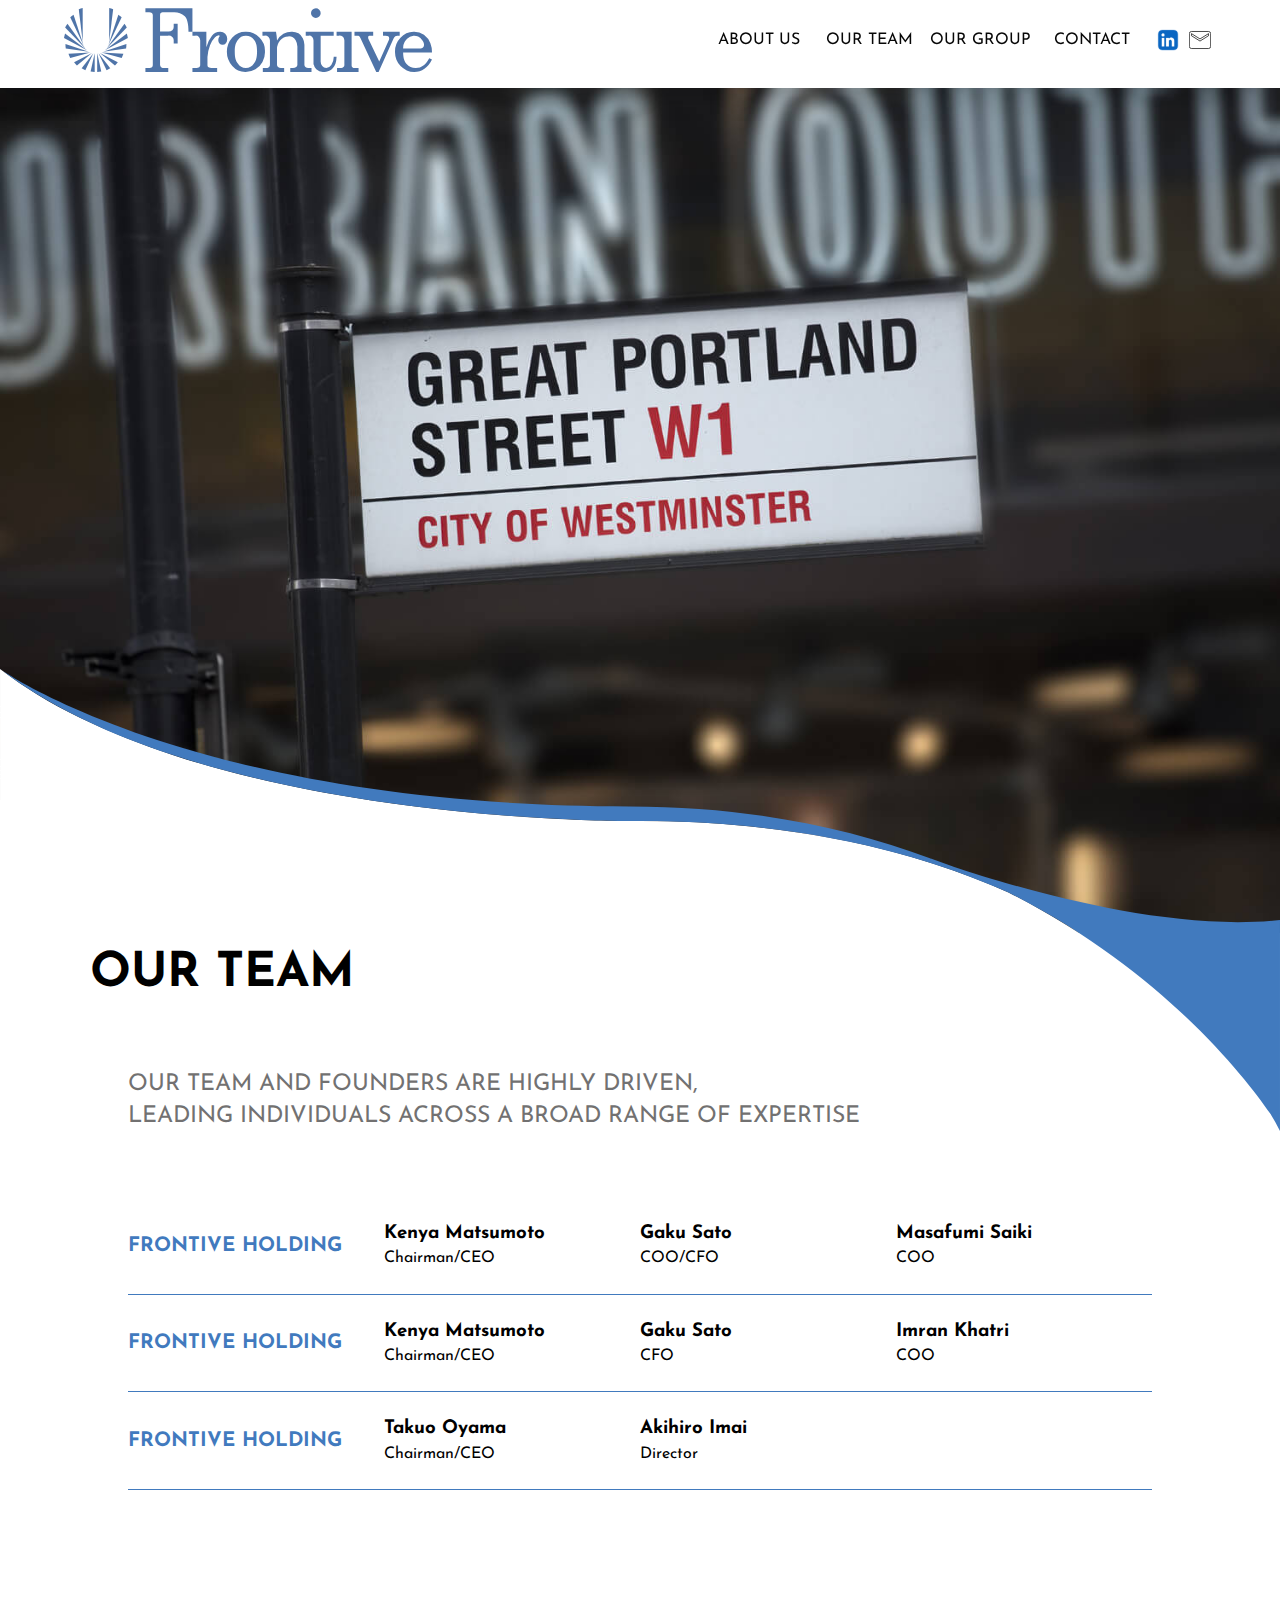
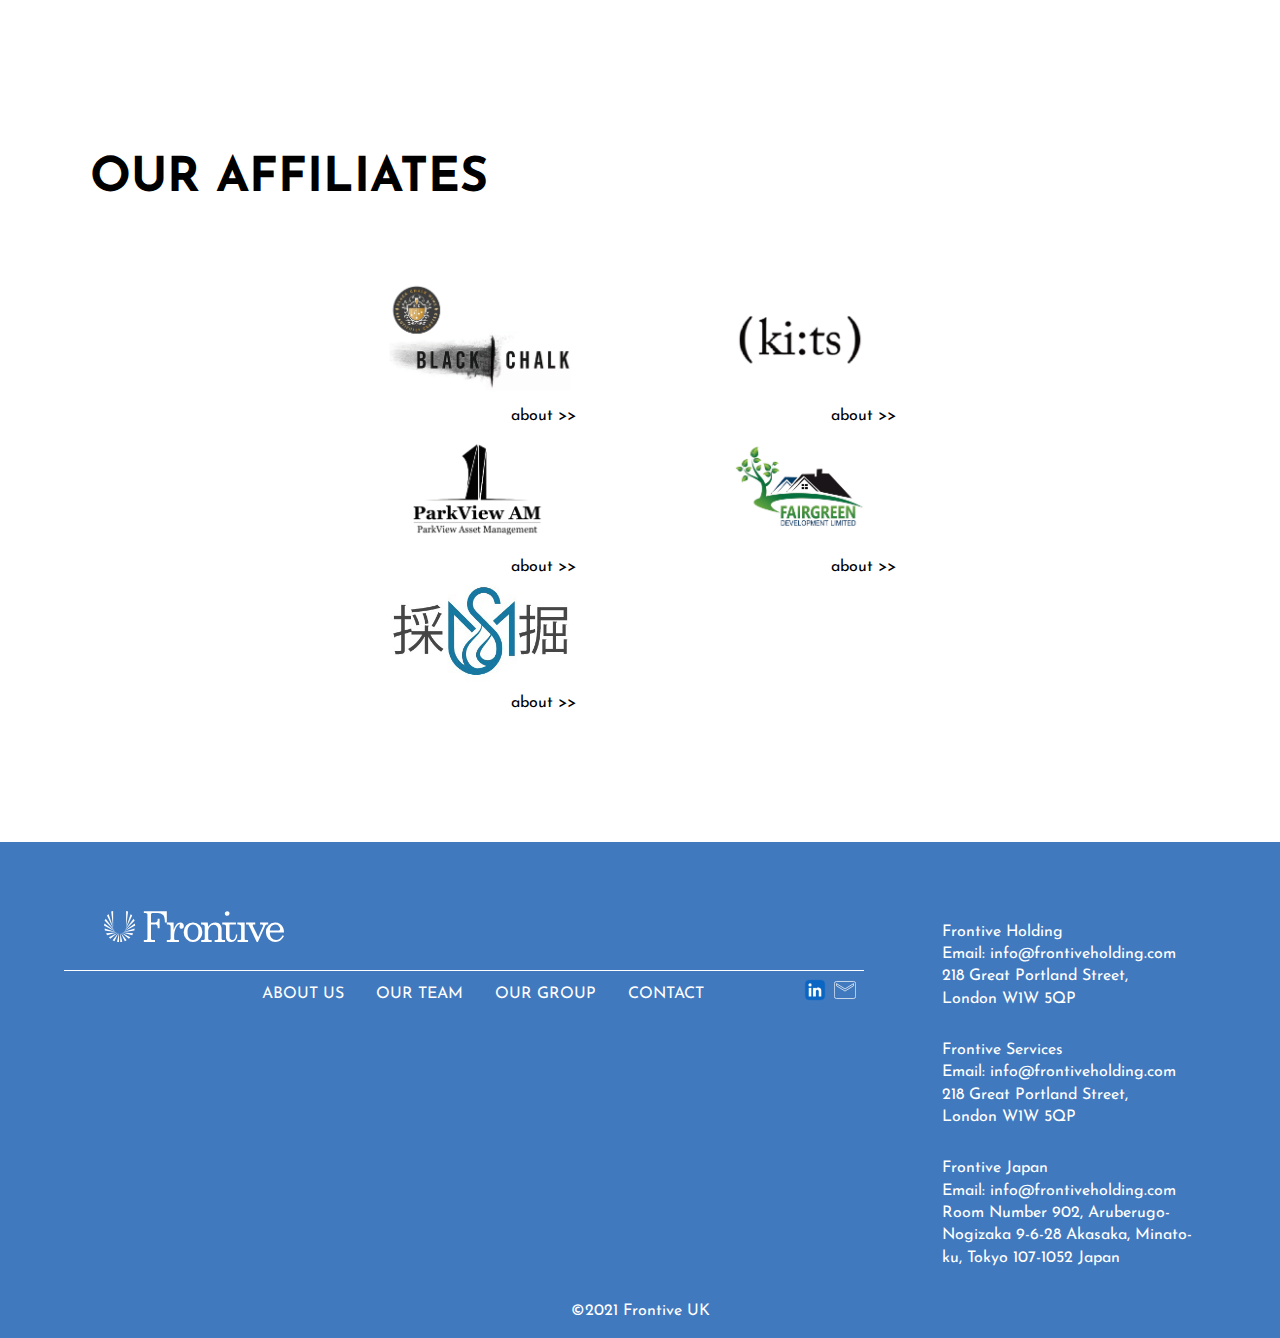
<file: ourteam/index.html>
<!DOCTYPE html>
<html lang="en">
<head>
    <meta charset="UTF-8">
    <meta http-equiv="X-UA-Compatible" content="IE=edge">
    <meta name="viewport" content="width=device-width, initial-scale=1.0">
    <title>Frontive</title>
    <link rel="stylesheet" href="../css/style.css">
</head>
<body>
    <header>
        <div class="header-item">
            <h1><img class="mainLogo" src="../images/frontivelogomain.svg" alt="Frontive"></h1>
        <nav>
            <div id="menu">
                <ul class="nav-list">
                    <li class="mn"><a href="../about">ABOUT US</a></li>
                    <li class="mn"><a href="../ourteam">OUR TEAM</a></li>
                    <li class="mn groupMenu">
                        <a href="../ourgroup">OUR GROUP</a>
                        <ul class="groupList">
                            <li><a href="../frontiveholdings">Frontive Holdings</a></li>
                            <li><a href="../frontiveservices">Frontive Services</a></li>
                            <li><a href="../frontivejapan">Frontive Japan</a></li>
                        </ul>
                    </li>
                    <li class="mn"><a href="../contact">CONTACT</a></li>
                    <li class="mn socialIconList"><a href="https://www.linkedin.com/company/frontive-services" target="blank"><img class="socialIcon" src="../images/in_logo.png" alt="linkedin"></a> <a href="mailto:info@frontiveholding.com"><img class="socialIcon" src="../images/Icon material-mail-1.svg" alt="mail"></a></li>
                </ul>
            </div>
        </nav>
        <div id="nav_toggle">
            <div>
              <span></span>
              <span></span>
              <span></span>
            </div>
          </div>
        </div>
    </header>
    <main>
        <section class="hero">
            <div class="heroImg">
                <img src="../images/img03.jpg" alt="">
            </div>
            <div class="heroSvg">
                <img src="../images/frontivesvg.svg" alt="">
            </div>

            <h1 class="pageTitleAb">OUR TEAM</h1>
        </section>
        <section class="details">
            <div class="inner">
                <p class="ourTeamText">
                    OUR TEAM AND FOUNDERS ARE HIGHLY DRIVEN,<br>
                    LEADING INDIVIDUALS ACROSS A BROAD RANGE OF EXPERTISE
                </p>           
                <div class="memberList">
                    <div class="memberListTitel">FRONTIVE HOLDING</div>
                    <div class="member">
                        <h3>Kenya Matsumoto</h3>
                        <p>Chairman/CEO</p>
                    </div>
                    <div class="member">
                        <h3>Gaku Sato</h3>
                        <p>COO/CFO</p>
                    </div>
                    <div class="member">
                        <h3>Masafumi Saiki</h3>
                        <p>COO</p>
                    </div>
                </div>
                <div class="memberList">
                    <div class="memberListTitel">FRONTIVE HOLDING</div>
                    <div class="member">
                        <h3>Kenya Matsumoto</h3>
                        <p>Chairman/CEO</p>
                    </div>
                    <div class="member">
                        <h3>Gaku Sato</h3>
                        <p>CFO</p>
                    </div>
                    <div class="member">
                        <h3>Imran Khatri</h3>
                        <p>COO</p>
                    </div>
                </div>
                <div class="memberList">
                    <div class="memberListTitel">FRONTIVE HOLDING</div>
                    <div class="member">
                        <h3>Takuo Oyama</h3>
                        <p>Chairman/CEO</p>
                    </div>
                    <div class="member">
                        <h3>Akihiro Imai</h3>
                        <p>Director</p>
                    </div>
                </div>
            </div>       
        </section>     
        <section class="details detailsSecond">
            <h2 class="pageTitle">OUR AFFILIATES</h2>
            <div class="inner ourTeamAffInner">
                <div class="affiliateList">
                    <div class="affiliate">
                        <img src="../images/blackchalk.png" alt="blackchalk">
                        <p>about >></p>
                    </div>
                    <div class="affiliate">
                        <img src="../images/kits.png" alt="kits">
                        <p>about >></p>
                    </div>
                    <div class="affiliate">
                        <img src="../images/parkviewam.png" alt="parkviewam">
                        <p>about >></p>
                    </div>
                    <div class="affiliate">
                        <img src="../images/fairgreen.png" alt="fairgreen">
                        <p>about >></p>
                    </div>
                    <div class="affiliate">
                        <img src="../images/saikutsu_new.png" alt="saikutsu_new">
                        <p>about >></p>
                    </div>
                </div>
            </div>
        </section>
    </main>
    <footer>
        <div class="inner">
            <div class="footerListItem">
                <div class="footerItem">
                    <div class="footerLogo">
                        <div class="logo">
                            <img src="../images/frontivelogomainwhite.svg" alt="Frontive">
                        </div>
                    </div>
                    <div class="footerItemBox">
                        <ul>
                            <li><a href="../about">ABOUT US</a></li>
                            <li><a href="../ourteam">OUR TEAM</a></li>
                            <li><a href="../ourgroup">OUR GROUP</a></li>
                            <li><a href="../contact">CONTACT</a></li>
                        </ul>
                        <ul>
                            <li><a href="https://www.linkedin.com/company/frontive-services" target="blank"><img class="socialIcon" src="../images/in_logo.png" alt="linkedin"></a></li>
                            <li><a href="mailto:info@frontiveholding.com"><img class="socialIcon" src="../images/Icon material-mail.svg" alt="mail"></a></li>
                        </ul>
                    </div>
                </div>
                <div class="footerItem">
                    <div class="footerAddress">
                        Frontive Holding<br>
                        Email: info@frontiveholding.com<br>
                        218 Great Portland Street,<br>
                        London W1W 5QP
                    </div>
                    <div class="footerAddress">
                        Frontive Services<br>
                        Email: info@frontiveholding.com 218 Great Portland Street,<br>
                        London W1W 5QP
                    </div>
                    <div class="footerAddress">
                        Frontive Japan<br>
                        Email: info@frontiveholding.com<br>
                        Room Number 902, Aruberugo-Nogizaka 9-6-28 Akasaka, Minato-ku, Tokyo 107-1052 Japan
                    </div>
                </div>
            </div>
            <p class="copyright">©2021 Frontive UK</p>
        </div>
    </footer>
    <script type="text/javascript" src="../index.js"></script>
</body>
</html>
</file>
<file: css/style.css>
@import url('https://fonts.googleapis.com/css2?family=Josefin+Sans:wght@100;300&display=swap');

body {
	font-family: 'Josefin Sans', sans-serif;
    line-height: 1.4;
}

* {
    margin: 0;
    padding: 0;
    min-width: 0;
    min-height: 0;
}

ul, ol {
    margin: 0;
    padding: 0;
    list-style: none;
}

a {
    color: #070707;
    text-decoration: none;
    display: block;
}

a:visited {
    color: inherit;
}

.socialIcon {
    height: 22px;
    width: 22px;
}

.inner {
    padding: 0 10%;
}

svg {
    width: 100%;
    height: 100%;
}

/* header */

header {
    position: fixed;
    z-index: 2;
    width: 100%;
}

.header-item {
    font-size: 16px;
    display: flex;
    padding: 0 5%;
    min-height: 80px;
    justify-content: space-between;
    align-items: center;
    background-color: #fff;
    box-shadow: 3px 3px 30px 1px rgba(0, 0, 0, 0.2);
}

.header-item h1 {
    height: 80px;
    padding-top: 8px;
}

.mainLogo {
    height: 64px;
    width: 100%;
}

.nav-list {
    display: grid;
    grid-template-columns: 1fr 1fr 1fr 1fr 64px;
    grid-gap: 10px;
    text-align: center;
}

#nav_toggle {
    display: none;
}

.socialIconList {
    display: flex;
    justify-content: space-around;
}

@media (max-width:480px) {
    .nav-list {
        display: block;
    }
   
   .nav-list li {
   width: 100%;
   font-size: 8vw;
   padding: 0 0 20px;
   }
   
   .lang img{
       height: 8vw;
   }
   
   .nav-list li a {
   display: block;
   }

   nav {
    visibility: hidden;
    position: absolute;
    width: 100%;
    top: 0;
    left: 0;
    bottom: 0;
    }

    #menu {
        background: #fff;
        position: fixed;
        top: 0;
        height: 100%;
        width: 100%;
        right: 0;
        z-index: 2;
        -webkit-transition: opacity .2s cubic-bezier(.25,.46,.45,.94),visibility .2s cubic-bezier(.25,.46,.45,.94);
        transition: opacity .2s cubic-bezier(.25,.46,.45,.94),visibility .2s cubic-bezier(.25,.46,.45,.94);
        display: -webkit-box;
        display: -ms-flexbox;
        display: flex;
        -webkit-box-pack: center;
        -ms-flex-pack: center;
        justify-content: center;
        -webkit-box-align: center;
        -ms-flex-align: center;
        align-items: center;
    }
   
   #nav_toggle {
        display: block;
        width: 30px;
        height: 30px;
        position: relative;
        z-index: 100;
   }

   #nav_toggle div {
        position: relative;
   }

   #nav_toggle span{
        display: block;
        height: 3px;
        background: #4D4D4D;
        position:absolute;
        width: 100%;
        left: 0;
        -webkit-transition: 0.1s ease-in-out;
        -moz-transition: 0.1s ease-in-out;
        transition: 0.1s ease-in-out;
   }

   #nav_toggle span:nth-child(1){
        top:0px;
   }
   
   #nav_toggle span:nth-child(2){
        top:10px;
   }

   #nav_toggle span:nth-child(3){
        top:20px;
   }
   
   #nav_toggle.active span:first-child {
       -webkit-transform: translateY(10px) rotate(45deg);
       -moz-transform: translateY(10px) rotate(45deg);
       -ms-transform: translateY(10px) rotate(45deg);
       transform: translateY(10px) rotate(45deg);
   }

   #nav_toggle.active span:nth-child(2) {
       opacity: 0;
   }

   #nav_toggle.active span:last-child {
       -webkit-transform: translateY(-10px) rotate(-45deg);
       -moz-transform: translateY(-10px) rotate(-45deg);
       -ms-transform: translateY(-10px) rotate(-45deg);
       transform: translateY(-10px) rotate(-45deg);
   }
   
   .socialIconList {
       padding-top: 20px;
   }
   
}

/* header */

main {
    padding-top: 80px;
}

.hero {
    position: relative;
}

.heroText {
    position: absolute;
    top: 60%;
    width: 100%;
    text-align: center;
    color: #fff;
}

.heroImg img {
    width: 100%;
}

.heroSvg {
    bottom: -23%;
    position: absolute;
    width: 100%;
}

.heroSvg img {
    width: 100%;
}

.intro {
    padding-top: 15%;
    position: relative;
}

.intro .inner:first-child {
    padding-bottom: 8vw;
}

.introText {
    font-weight: 100;
    font-size: 1.8vw;
    color: #727171;
}

.introImg {
    width: 100%;
}

.introImg img {
    width: 100%;
}

.introText2 {
    position: absolute;
    bottom: 2%;
}

.groupSvg {
    padding: 128px 0;
}

@media (max-width:480px) {

    .inner {
        padding: 0 5%;
    }

    .heroText h1 {
       font-size: 18px;
    }

    .introText {
        font-size: 16px;
    }

    .introText br {
        display: none;
    }

    .introText2 {
        bottom: -16%;
    }

    .socialIcon {
        height: 44px;
        width: 44px;
    }

}

/* footer */
footer {
    background: #4179BE;
    color: #fff;
}

footer .inner {
    padding: 0 5%;
}

.footerListItem {
    display: grid;
    grid-template-columns: 3fr 1fr;
}

.footerItem:first-child {
    padding-right: 64px;
}

.footerItem:nth-child(2) {
    padding-top: 64px;
}

.footerLogo {
    border-bottom: 1px solid #fff;
}

.footerItemBox {
    display: grid;
    grid-template-columns: 4fr 1fr;
}

.footerItemBox ul {
    display: flex;
    justify-content: flex-end;
    padding-top: 8px;
    align-items: center;
}

.footerItemBox ul li a {
    color: #fff;
}

.footerItemBox ul:first-child li {
    padding-left: 32px;
}

.footerItemBox ul:nth-child(2) li {
    padding-right: 8px;
}

.logo {
    padding: 64px 0 0 40px;
    line-height: 64px;
}

.footerAddress {
    padding: 5%;
}

.copyright {
    padding: 16px 0;
    text-align: center;
}

@media (max-width:1080px) {

    .footerListItem {
        display: block;
    }

    .footerItem:first-child {
        padding-right: 0;
    }

    .footerItem:nth-child(2) {
        display: grid;
        grid-template-columns: 1fr 1fr 1fr;
        padding-bottom: 64px;
    }

}

@media (max-width:480px) {

    .footerItemBox {
        display: block;
    }
    
    .footerItemBox ul:first-child {
        display: block;
        justify-content: center;
        padding-top: 8px;
    }

    .footerItemBox ul:first-child {
        display: block;
        text-align: center;
    }
    
    .footerItemBox ul:nth-child(2) {
        justify-content: center;
    }
    
    .footerItemBox ul:first-child  li {
        padding: 8px 0;
    }

    .footerItem:nth-child(2) {
        display: block;
        padding: 32px 0;
    }

}

/* footer */

/* about */

.pageTitleAb {
    position: absolute;
    padding-left: 7%;
    font-size: 48px;
}

.details {
    position: relative;
    padding: 128px 0;
}

.aboutText, .frontiveText {
    padding-bottom: 64px;
}

.aboutText h2, .frontiveText h2 {
    color: #417abe;
    padding-bottom: 16px;
}

@media (max-width:480px) {
    .pageTitleAb {
        padding-left: 5%;
        font-size: 32px;
    }
}

/* about */

/* OUR TEAM */

.ourTeamText {
    font-size: 1.8vw;
    padding-bottom: 64px;
    color: #727171;
}

.memberList {
    display: grid;
    grid-template-columns: 1fr 1fr 1fr 1fr;
    border-bottom: 1px solid #417abe;
    padding: 24px 0;
    align-items: center;
}

.memberListTitel {
    font-size: 20px;
    font-weight: 900;
    color: #417abe;
}

.ourTeamAffInner {
    padding: 0 25%;
}

.affiliateList {
    display: grid;
    grid-template-columns: 1fr 1fr;
}

.affiliate {
    text-align: center;
}

.affiliate p {
    text-align: right;
    padding-right: 20%;
}

.affiliate img {
    width: 64%;
    background: yellow;
}

.pageTitle {
    font-weight: 900;
    padding-left: 7%;
    font-size: 48px;
    padding-bottom: 64px;
}

@media (max-width:480px) {

    .ourTeamText br {
        display: none;
    }

    .ourTeamText {
        font-size: 16px;
    }

    .detailsSecond {
        padding-top: 0;
    }

    .detailsSecond .pageTitle {
        font-size: 32px;
    }

    .memberList {
        display: block;
    }

    .member {
        padding: 16px 0;
    }

    .ourTeamAffInner {
        padding: 0 5%;
    }

    .ourAffTitle {
        padding-left: 5%;
        font-size: 32px;
        padding-bottom: 64px;
    }
}



/* OUR TEAM */

/* OUR GROUP */


.groupIntro {
    padding-bottom: 128px;
}

.groupIntro h1 {
    font-size: 48px;
    color: #417abe;
    padding-bottom: 16px;
}

.groupIntro p {
    font-size: 1.8vw;
}

.blue {
    color: #417abe;
}

.groupArea h3 {
    color: #417abe;
    font-size: 32px;
}

.directInvestments {
    padding-bottom: 48px;
}

.areaList {
    padding: 32px 0;
    display: grid;
    grid-template-columns: 1fr 1fr 1fr 1fr;
}

.areaList img {
    width: 64%;
    margin: auto;
}

.areaList img.halfSize {
    width: 32%;
}

.areaText {
    padding: 32px 0 64px 5%;
    font-size: 22px;
}

.areaListBottomSpace {
    padding-bottom: 128px;
}

.japanBusiness {
    text-align: center;
}

@media (max-width:1080px) {
    .areaList {
        grid-template-columns: 1fr 1fr 1fr;
    }
}

@media (max-width:480px) {

    .groupIntro h1 {
        font-size: 32px;
    }

    .groupIntro p {
        font-size: 16px;
    }

    .areaList {
        padding: 32px 0;
        display: grid;
        grid-template-columns: 1fr 1fr;
    }

    .ourGroup {
        padding: 0;
    }

}


/* OUR GROUP */

/* CONTACT */

.contactIntro {
    font-size: 1.8vw;
    color: #727171;
    font-weight: 100;
}

.contactList {
    display: grid;
    grid-template-columns: 1fr 1fr 1fr;
    padding-top: 64px;
}

.contactListItem h2 {
    color: #417abe;
    padding-bottom: 16px;
}

.contactTitle {
    padding: 128px 0 0 7%;
    font-size: 48px;
}

/* CONTACT */

.groupMenu {
    position: relative;
}

.groupList {
    width: 200px;
    padding: 16px 0;
    visibility: hidden;
    position: absolute;
    background: #fff;
    cursor: pointer;
}

.show {
    visibility: visible;
}

@media (max-width:480px) {
    .groupList {
        position: relative;
        padding-bottom: 0;
        width: auto;
        visibility: unset;
    }

    .groupList li {
        font-size: 20px;
    }

    .groupList li:last-child {
        padding-bottom: 0;
    }
}
</file>
